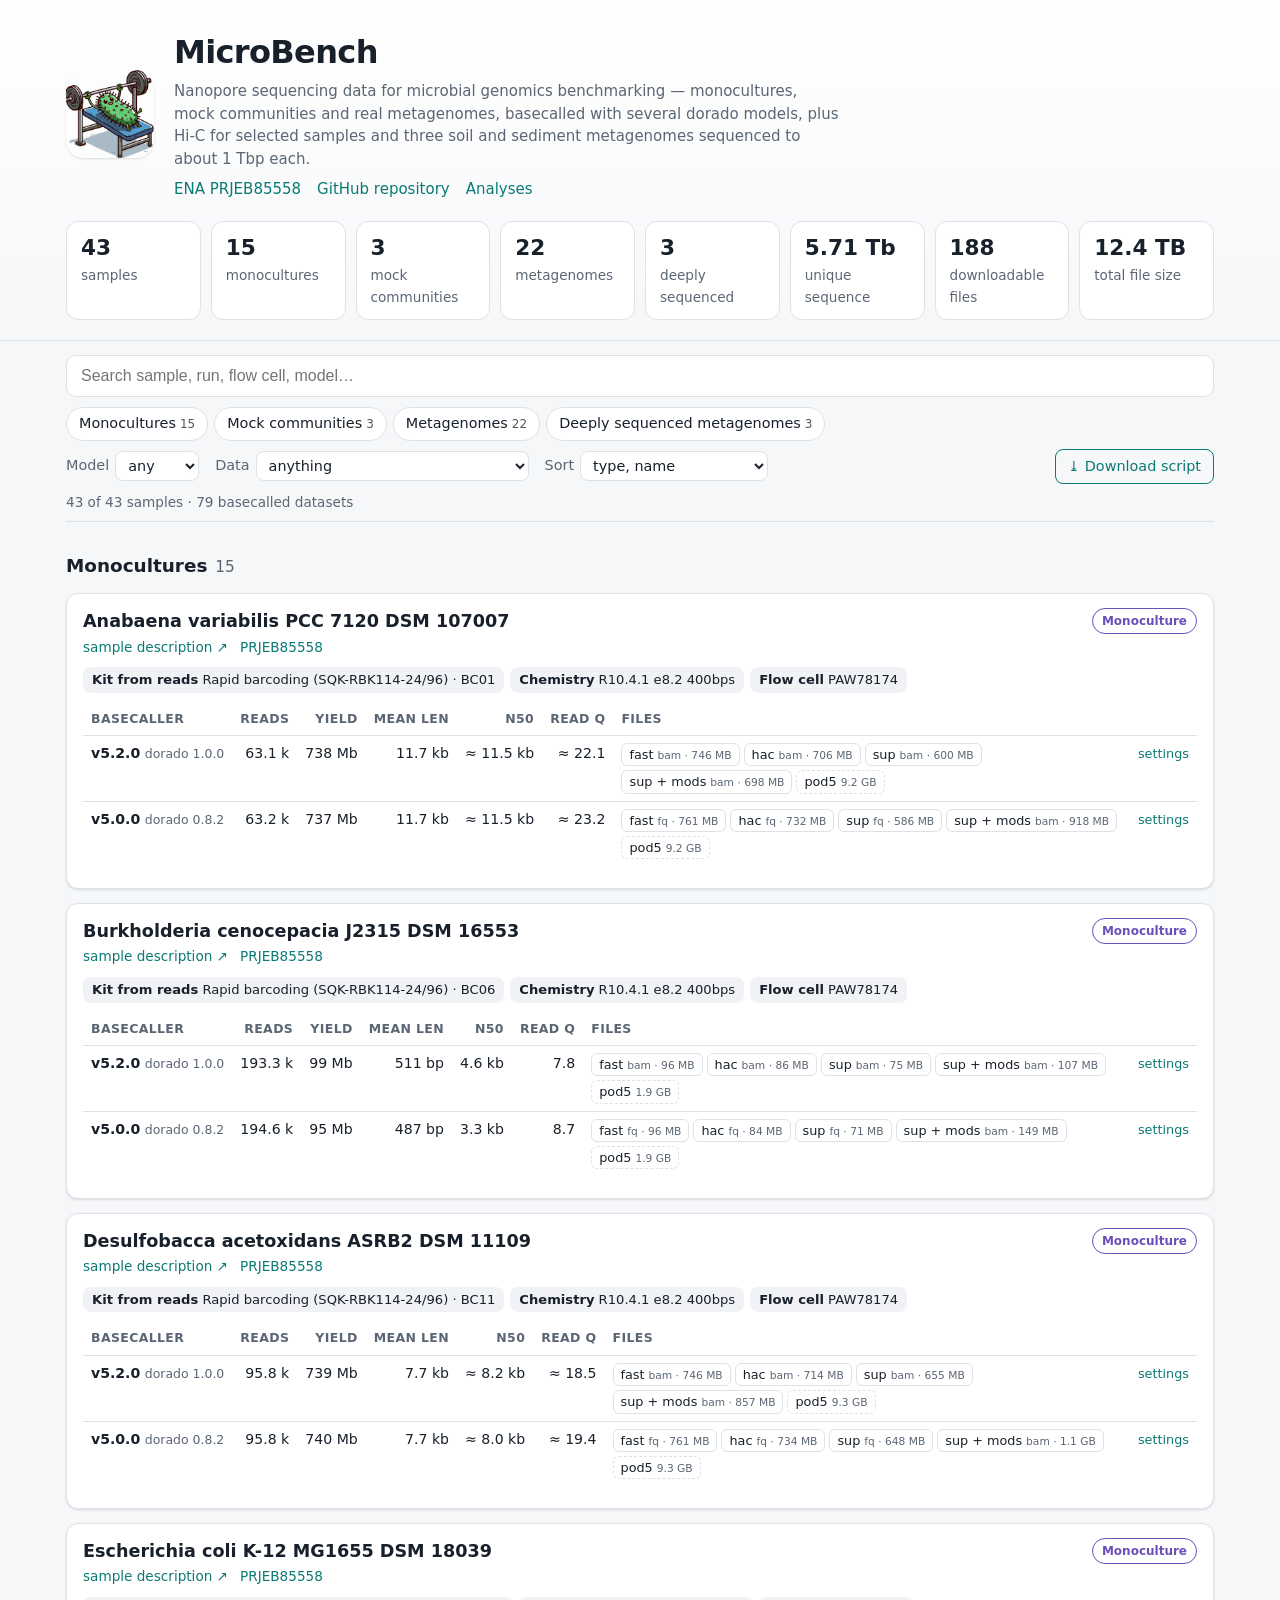
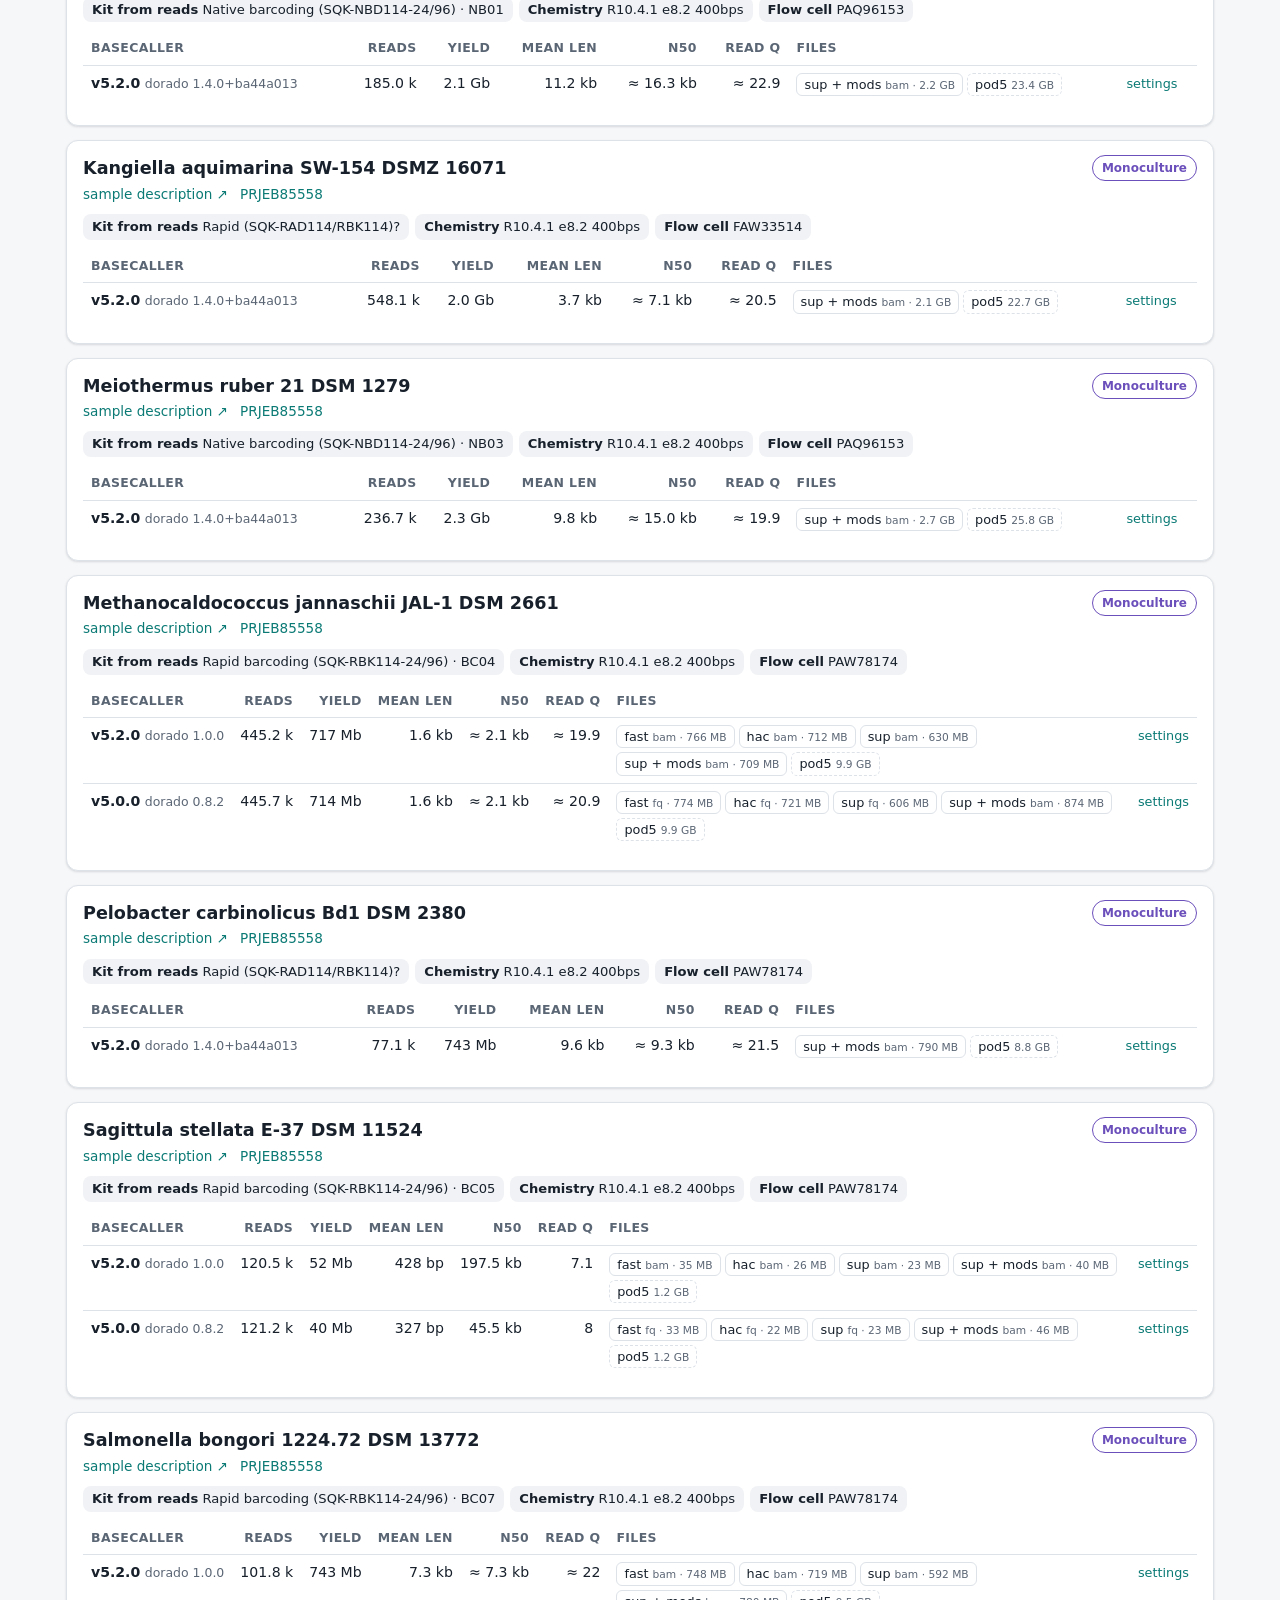
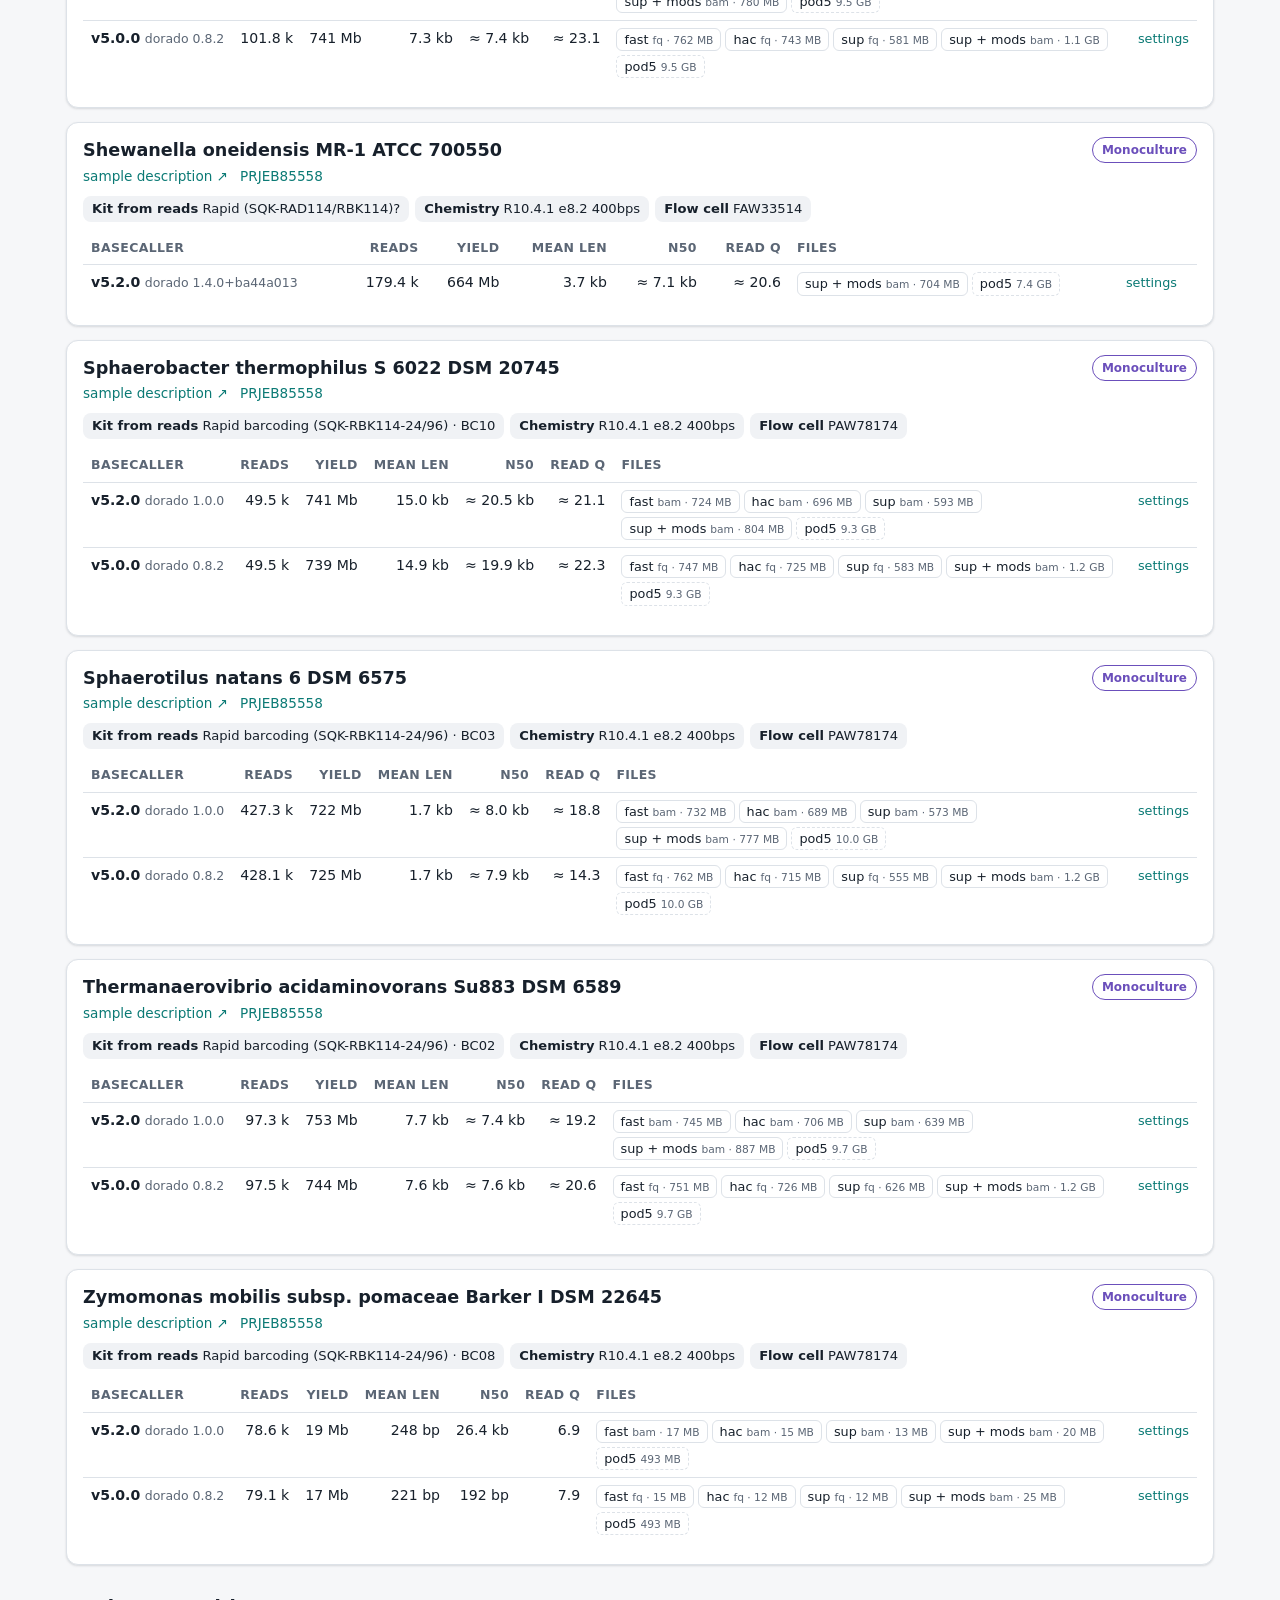
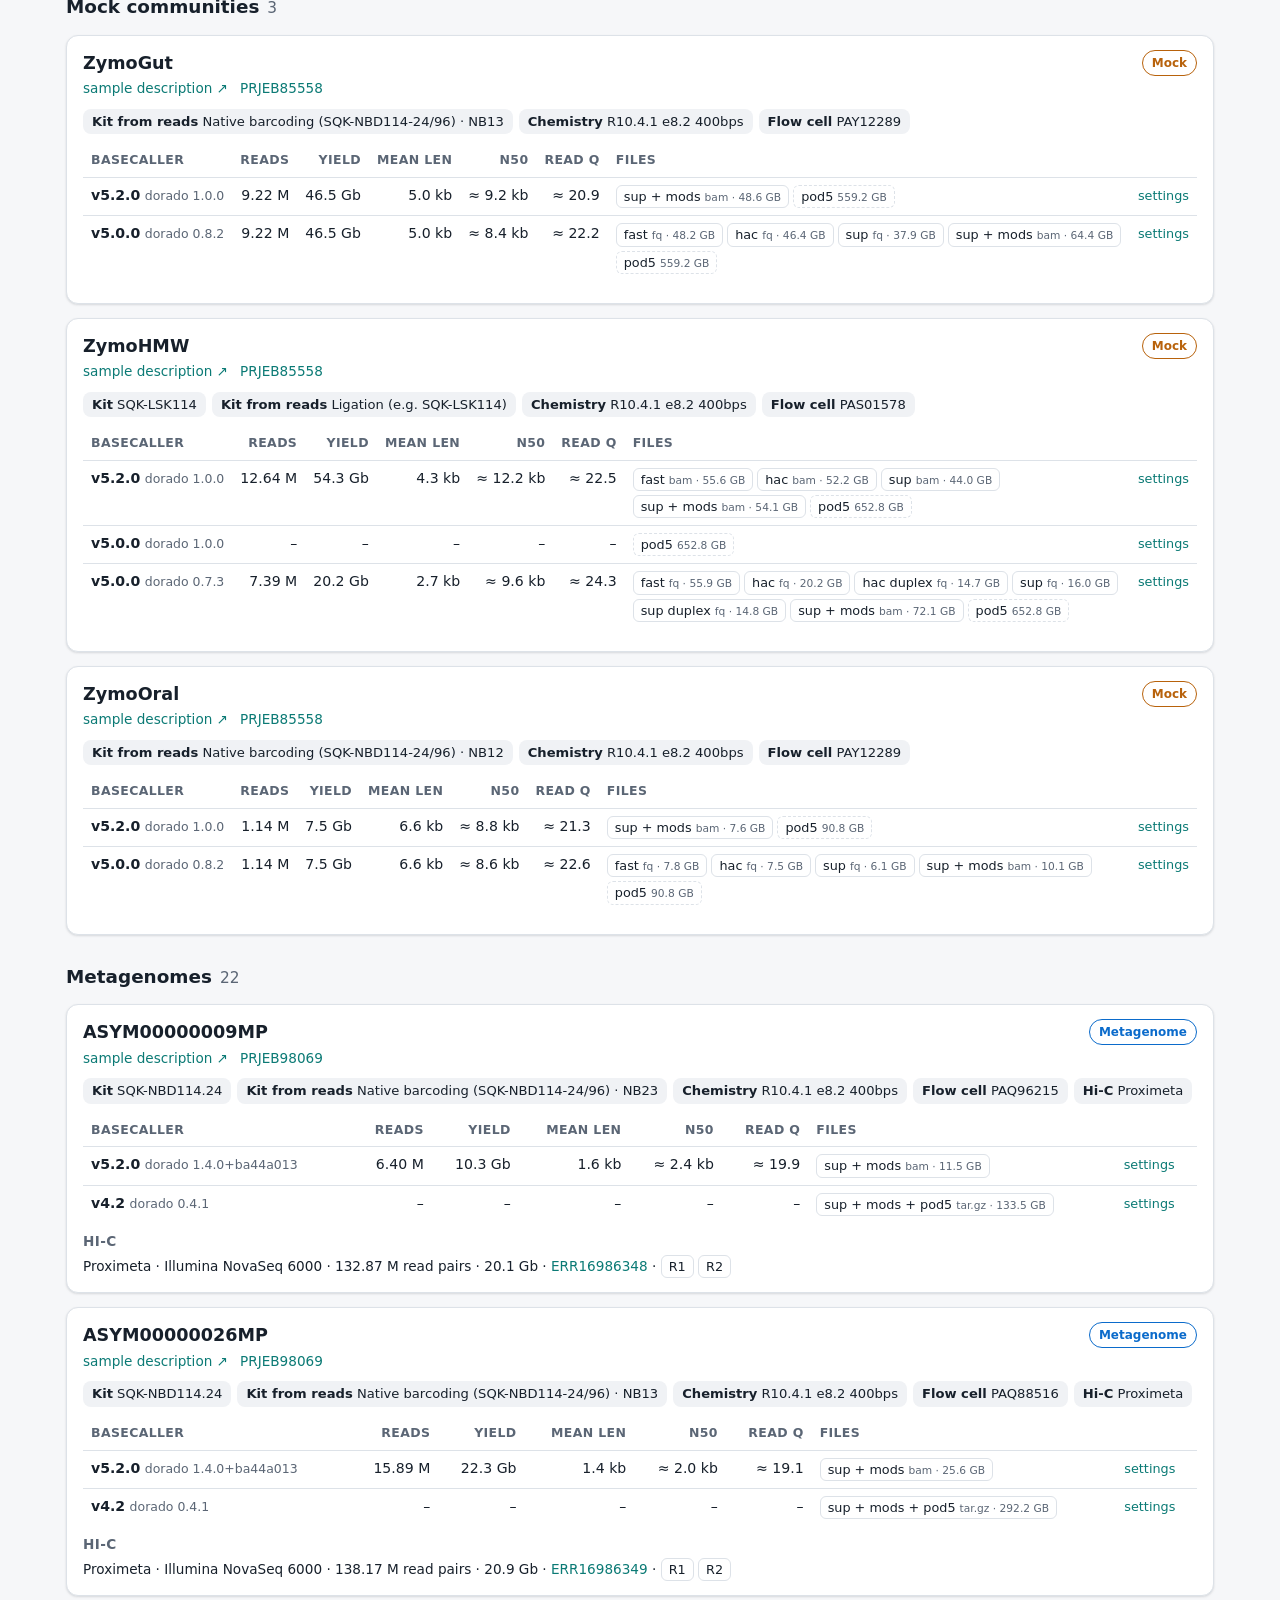
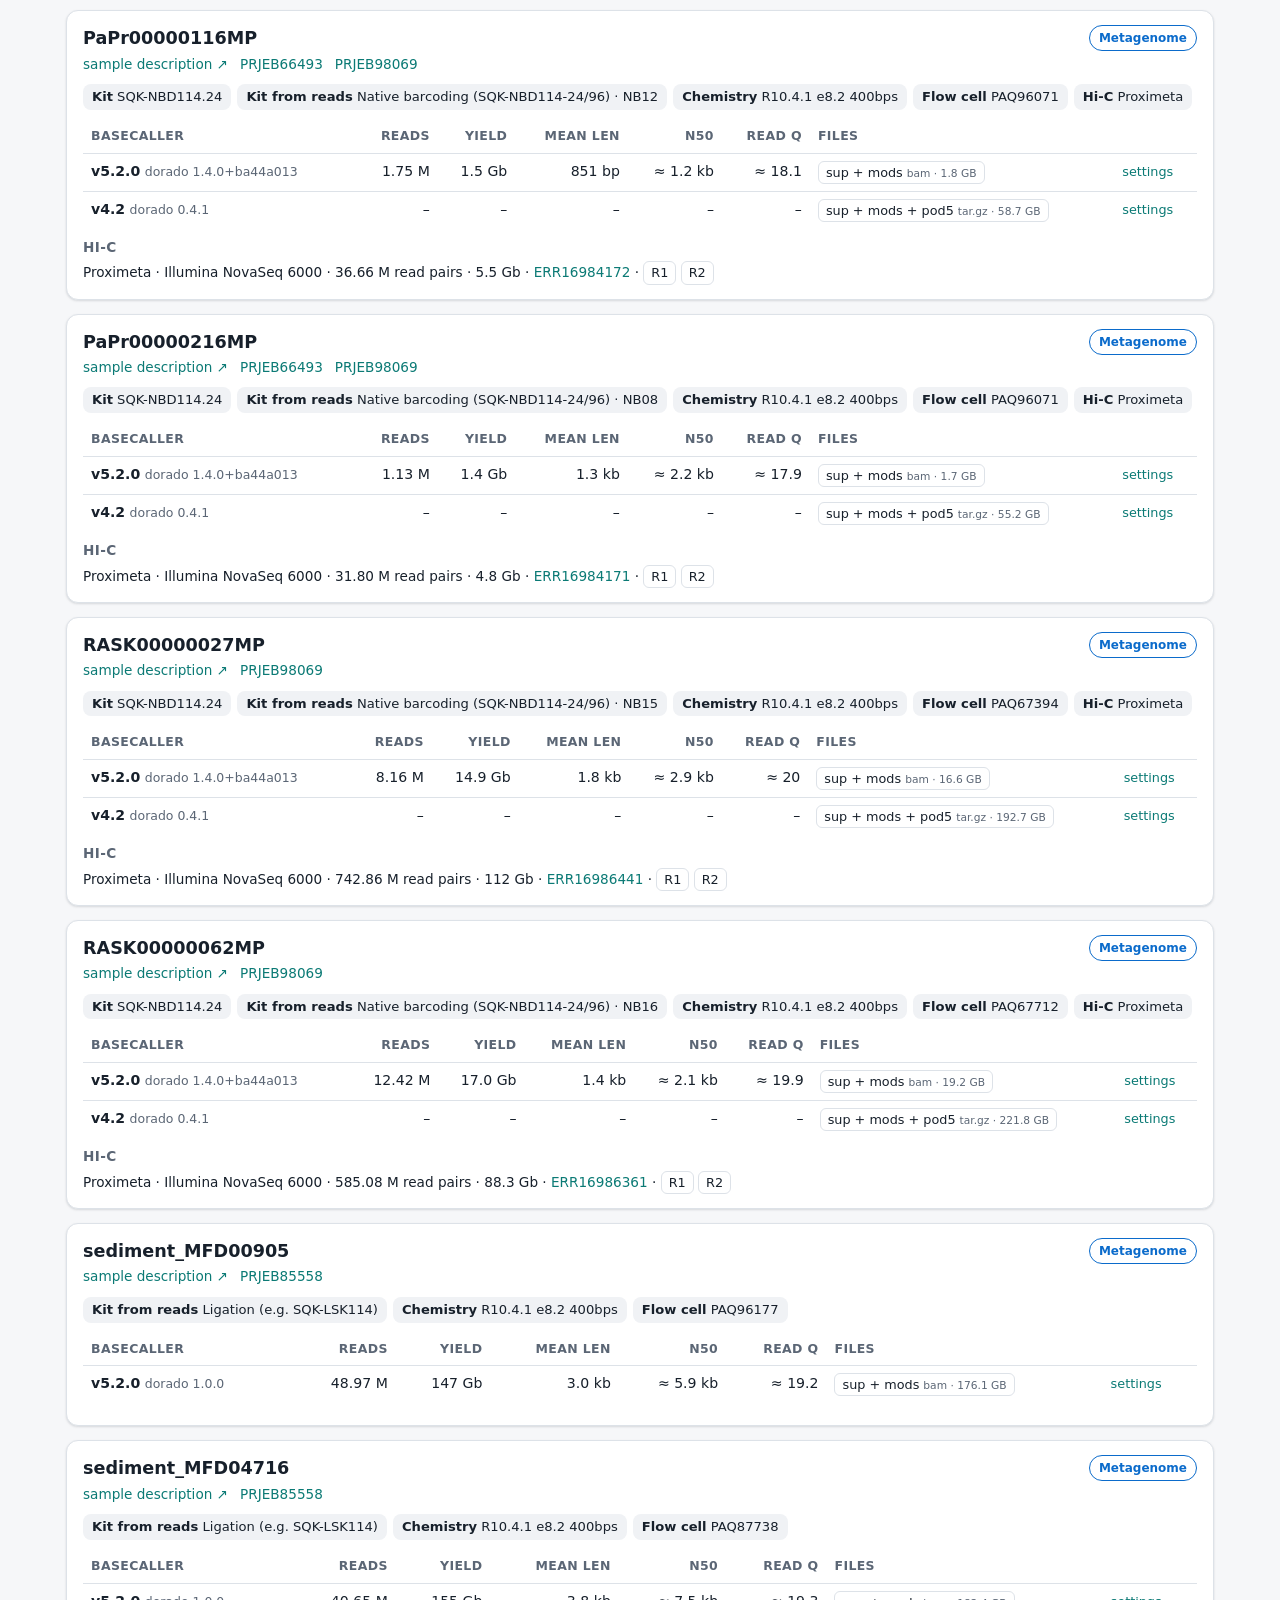
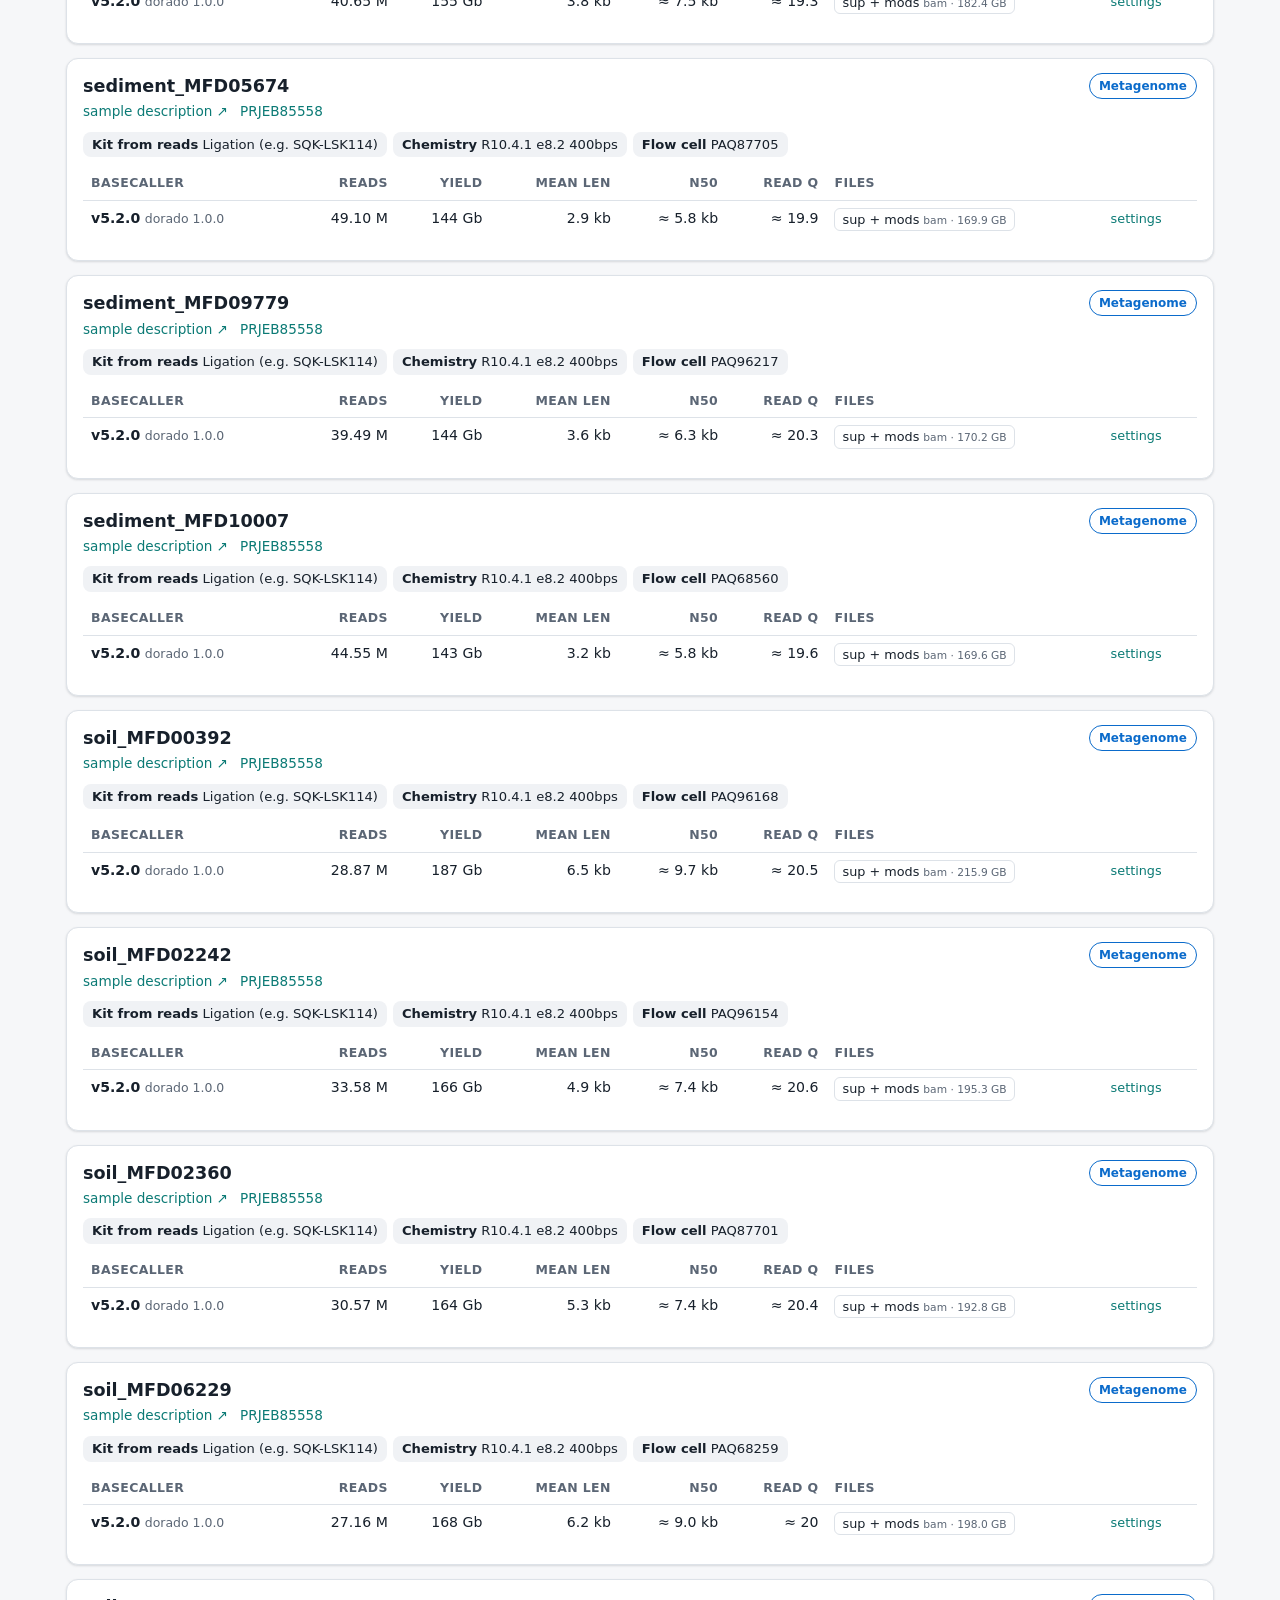
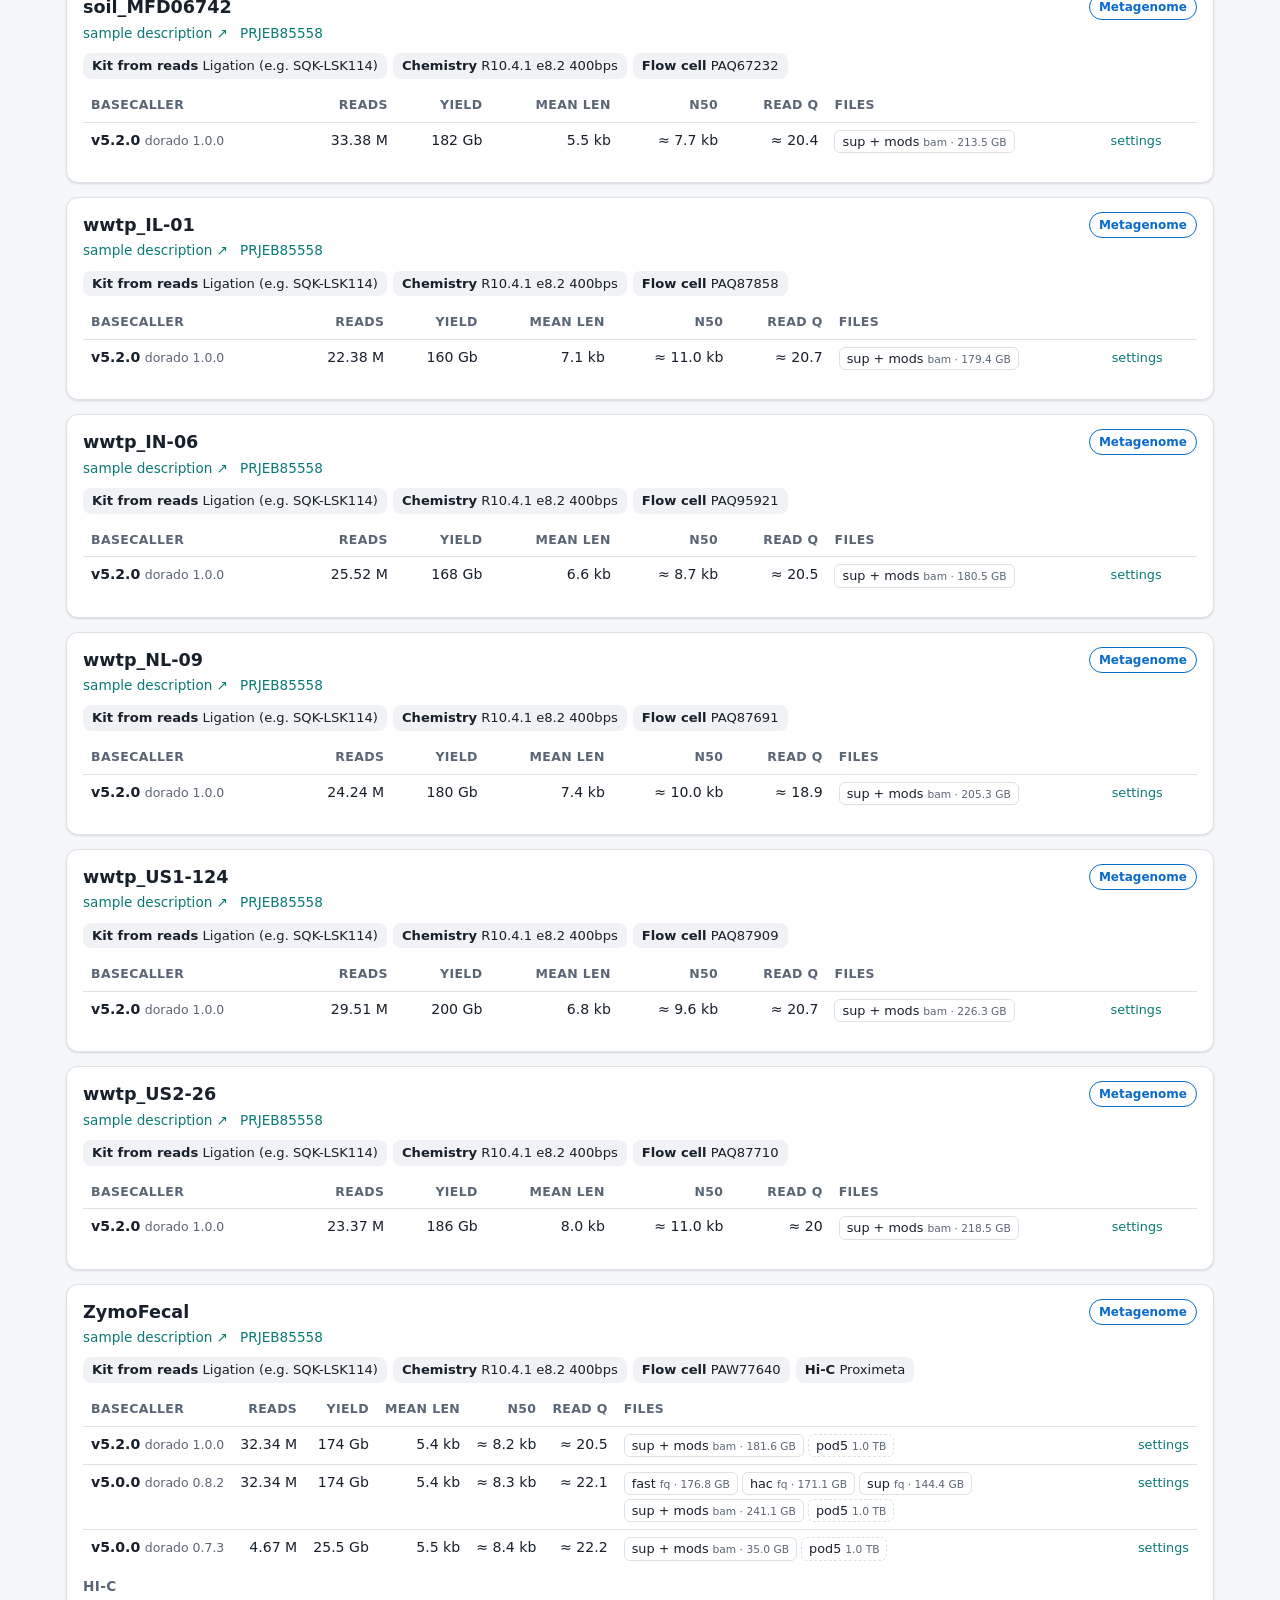
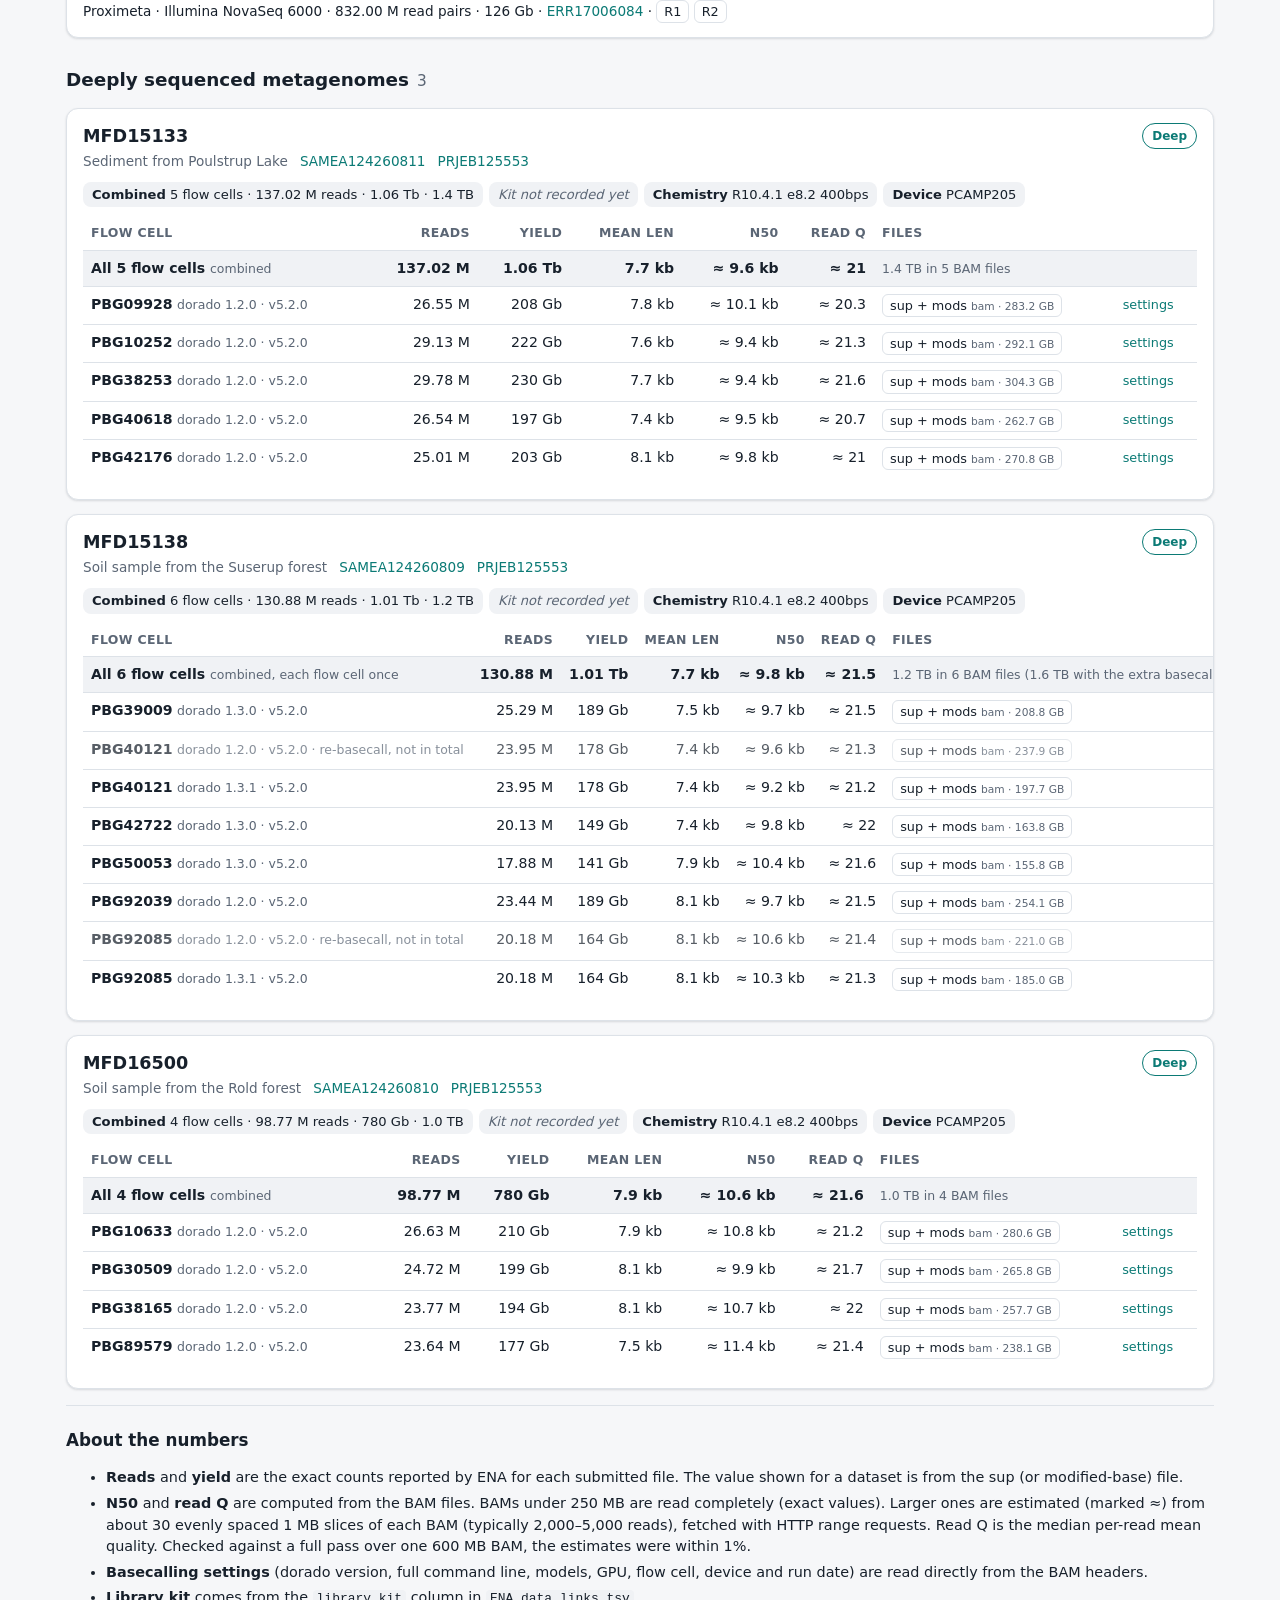
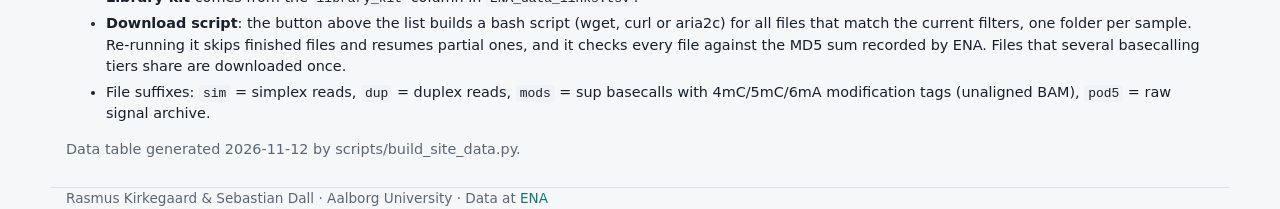
<file: docs/index.html>
<!doctype html>
<html lang="en">
<head>
<meta charset="utf-8">
<meta name="viewport" content="width=device-width, initial-scale=1">
<title>MicroBench – nanopore benchmark datasets</title>
<meta name="description" content="Browse MicroBench: Oxford Nanopore monoculture, mock community and metagenome datasets for microbial genomics benchmarking, with basecalling settings, read counts and N50 for every dataset.">
<link rel="icon" href="microbench.jpg">
<link rel="stylesheet" href="style.css">
</head>
<body>
<header class="hero">
  <div class="wrap hero-inner">
    <img src="microbench.jpg" alt="" class="logo" width="88" height="88">
    <div>
      <h1>MicroBench</h1>
      <p class="lede">Nanopore sequencing data for microbial genomics benchmarking — monocultures, mock communities and real metagenomes, basecalled with several dorado models, plus Hi-C for selected samples and three soil and sediment metagenomes sequenced to about 1 Tbp each.</p>
      <p class="links">
        <a href="https://www.ebi.ac.uk/ena/browser/view/PRJEB85558">ENA PRJEB85558</a>
        <a href="https://github.com/Kirk3gaard/MicroBench">GitHub repository</a>
        <a href="analyses/">Analyses</a>
      </p>
    </div>
  </div>
  <div class="wrap stats" id="stats" aria-live="polite"></div>
</header>

<main class="wrap">
  <section class="controls" aria-label="Filters">
    <input id="q" type="search" placeholder="Search sample, run, flow cell, model…" autocomplete="off">
    <div class="chips" id="typeChips" role="group" aria-label="Sample type"></div>
    <div class="row">
      <label>Model <select id="model"><option value="">any</option></select></label>
      <label>Data <select id="has">
        <option value="">anything</option>
        <option value="fast">fast basecalls</option>
        <option value="hac">hac basecalls</option>
        <option value="sup">sup basecalls</option>
        <option value="dup">duplex</option>
        <option value="mods">modified bases (4mC/5mC/6mA)</option>
        <option value="pod5">raw POD5</option>
        <option value="hic">Hi-C</option>
      </select></label>
      <label>Sort <select id="sort">
        <option value="type">type, name</option>
        <option value="name">name</option>
        <option value="bases">yield (high→low)</option>
        <option value="n50">read N50 (high→low)</option>
      </select></label>
      <div class="dlgroup">
        <details class="dlmenu" id="dlmenu">
          <summary class="btn" title="Get a shell script that downloads every file matching the filters">⤓ Download script</summary>
          <div class="dlpanel" role="dialog" aria-label="Download script">
            <p class="dlsum" id="dlSum"></p>
            <div class="dlrow" role="group" aria-label="Download tool">
              <label><input type="radio" name="dltool" value="wget" checked> wget</label>
              <label><input type="radio" name="dltool" value="curl"> curl</label>
              <label><input type="radio" name="dltool" value="aria2c"> aria2c <small>(parallel)</small></label>
            </div>
            <label class="dlrow"><input type="checkbox" id="dlMd5" checked> check MD5 sums from ENA after download</label>
            <div class="dlrow">
              <button class="btn solid" type="button" id="dlCopy">Copy script</button>
              <button class="btn" type="button" id="dlSave">Save .sh</button>
              <button class="btn" type="button" id="dl" title="Plain list of URLs">URL list</button>
            </div>
            <pre class="dlpreview" id="dlPreview"></pre>
          </div>
        </details>
      </div>
    </div>
    <p class="count" id="count"></p>
  </section>

  <section id="list" class="list"></section>

  <section class="notes" id="about">
    <h2>About the numbers</h2>
    <ul>
      <li><b>Reads</b> and <b>yield</b> are the exact counts reported by ENA for each submitted file. The value shown for a dataset is from the sup (or modified-base) file.</li>
      <li><b>N50</b> and <b>read Q</b> are computed from the BAM files. BAMs under 250&nbsp;MB are read completely (exact values). Larger ones are estimated (marked ≈) from about <span id="nchunks">30</span> evenly spaced 1&nbsp;MB slices of each BAM (typically 2,000–5,000 reads), fetched with HTTP range requests. Read Q is the median per-read mean quality. Checked against a full pass over one 600&nbsp;MB BAM, the estimates were within 1%.</li>
      <li><b>Basecalling settings</b> (dorado version, full command line, models, GPU, flow cell, device and run date) are read directly from the BAM headers.</li>
      <li><b>Library kit</b> comes from the <code>library_kit</code> column in <code>ENA_data_links.tsv</code>.</li>
      <li><b>Download script</b>: the button above the list builds a bash script (wget, curl or aria2c) for all files that match the current filters, one folder per sample. Re-running it skips finished files and resumes partial ones, and it checks every file against the MD5 sum recorded by ENA. Files that several basecalling tiers share are downloaded once.</li>
      <li>File suffixes: <code>sim</code> = simplex reads, <code>dup</code> = duplex reads, <code>mods</code> = sup basecalls with 4mC/5mC/6mA modification tags (unaligned BAM), <code>pod5</code> = raw signal archive.</li>
    </ul>
    <p class="muted" id="generated"></p>
  </section>
</main>

<footer class="wrap muted">
  Rasmus Kirkegaard &amp; Sebastian Dall · Aalborg University · Data at <a href="https://www.ebi.ac.uk/ena/browser/view/PRJEB85558">ENA</a>
</footer>

<template id="cardTpl">
  <article class="card">
    <header class="card-head">
      <div>
        <h3 class="name"></h3>
        <div class="meta"></div>
      </div>
      <span class="badge"></span>
    </header>
    <div class="facts"></div>
    <div class="table-wrap"><table class="ds">
      <thead><tr>
        <th>Basecaller</th><th class="num">Reads</th><th class="num">Yield</th>
        <th class="num">Mean len</th><th class="num">N50</th><th class="num">Read Q</th><th>Files</th><th></th>
      </tr></thead>
      <tbody></tbody>
    </table></div>
    <div class="hic"></div>
  </article>
</template>

<script src="app.js"></script>
</body>
</html>
</file>
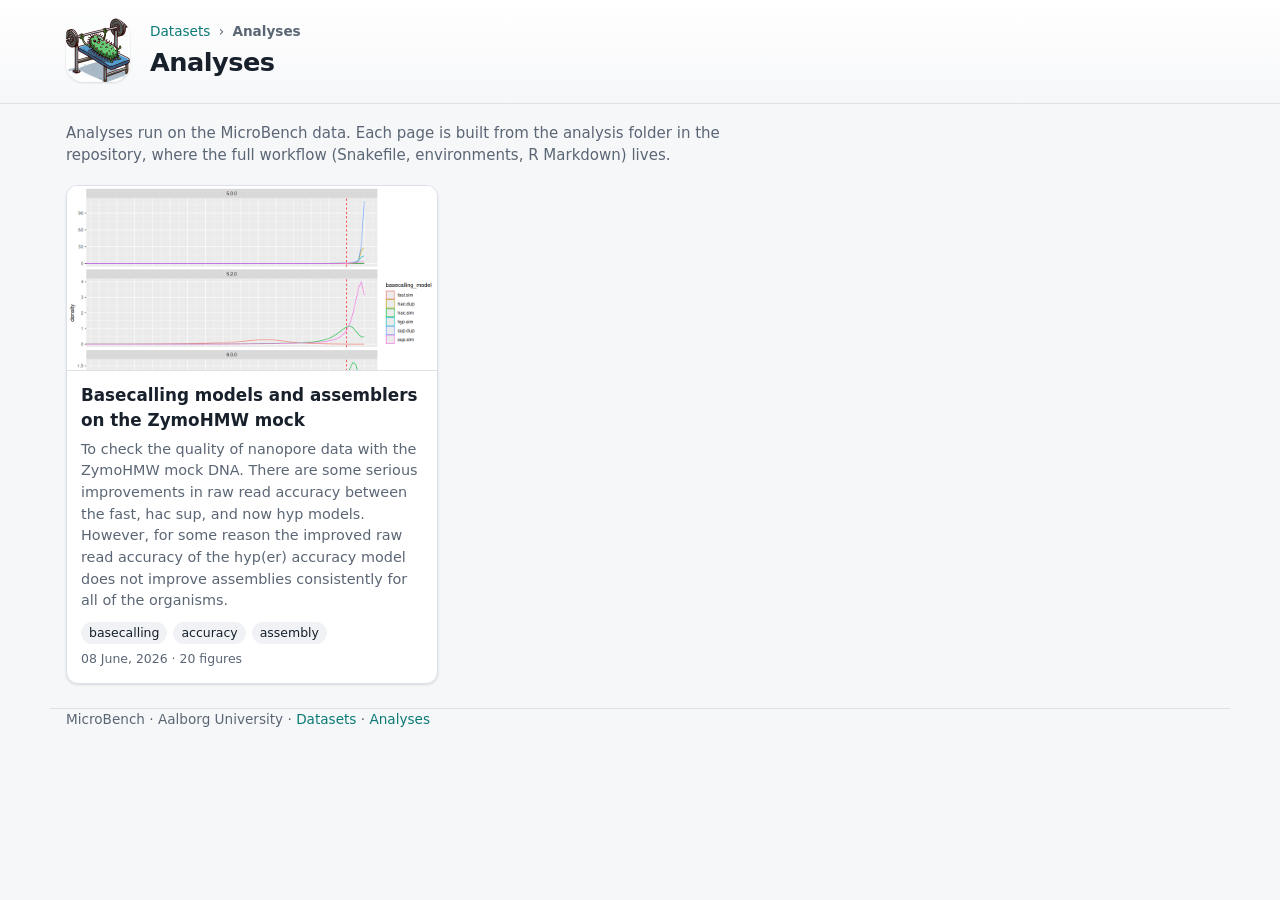
<file: docs/analyses/index.html>
<!doctype html>
<html lang="en">
<head>
<meta charset="utf-8">
<meta name="viewport" content="width=device-width, initial-scale=1">
<title>Analyses – MicroBench</title>
<meta name="description" content="Analyses of the MicroBench nanopore benchmark data.">
<link rel="icon" href="../microbench.jpg">
<link rel="stylesheet" href="../style.css">
<link rel="stylesheet" href="../analyses.css">
</head>
<body>
<header class="hero slim">
  <div class="wrap hero-inner">
    <a href=".././"><img src="../microbench.jpg" alt="MicroBench home" class="logo" width="64" height="64"></a>
    <div>
      <nav class="crumbs"><a href=".././">Datasets</a> <span>›</span> <b>Analyses</b></nav>
      <h1>Analyses</h1>
      
    </div>
  </div>
</header>
<main class="wrap">
<p class="lede-in">Analyses run on the MicroBench data. Each page is built from the analysis folder in the repository, where the full workflow (Snakefile, environments, R Markdown) lives.</p>
<div class="agrid"><a class="acard" href="zymohmw.html">
  <div class="thumb"><img src="zymohmw/unnamed-chunk-1-1.png" alt="" loading="lazy"></div>
  <div class="abody"><h2>Basecalling models and assemblers on the ZymoHMW mock</h2><p>To check the quality of nanopore data with the ZymoHMW mock DNA. There are some serious improvements in raw read accuracy between the fast, hac sup, and now hyp models. However, for some reason the improved raw read accuracy of the hyp(er) accuracy model does not improve assemblies consistently for all of the organisms.</p>
  <div class="ameta"><span class="tag">basecalling</span><span class="tag">accuracy</span><span class="tag">assembly</span><span class="muted">08 June, 2026 · 20 figures</span></div></div></a></div>
</main>
<footer class="wrap muted">MicroBench · Aalborg University · <a href=".././">Datasets</a> · <a href="../analyses/">Analyses</a></footer>
<div class="lightbox" id="lb" hidden><button type="button" aria-label="Close">×</button><img alt=""><p></p></div>
<script>
const lb = document.getElementById("lb");
document.addEventListener("click", (e) => {
  const a = e.target.closest("a.zoom");
  if (a) { e.preventDefault(); lb.querySelector("img").src = a.href; lb.querySelector("p").textContent = a.dataset.cap; lb.hidden = false; return; }
  if (!lb.hidden && (e.target === lb || e.target.closest("#lb button"))) lb.hidden = true;
});
document.addEventListener("keydown", (e) => { if (e.key === "Escape") lb.hidden = true; });
const tw = document.getElementById("tocwrap");
if (tw && window.matchMedia("(min-width: 861px)").matches) tw.open = true;
const links = [...document.querySelectorAll(".toc a")];
if (links.length && "IntersectionObserver" in window) {
  const io = new IntersectionObserver((es) => es.forEach((en) => {
    if (en.isIntersecting) links.forEach((l) => l.classList.toggle("on", l.getAttribute("href") === "#" + en.target.id));
  }), { rootMargin: "0px 0px -70% 0px" });
  document.querySelectorAll("article h2[id], article h3[id]").forEach((h) => io.observe(h));
}
</script>
</body>
</html>
</file>
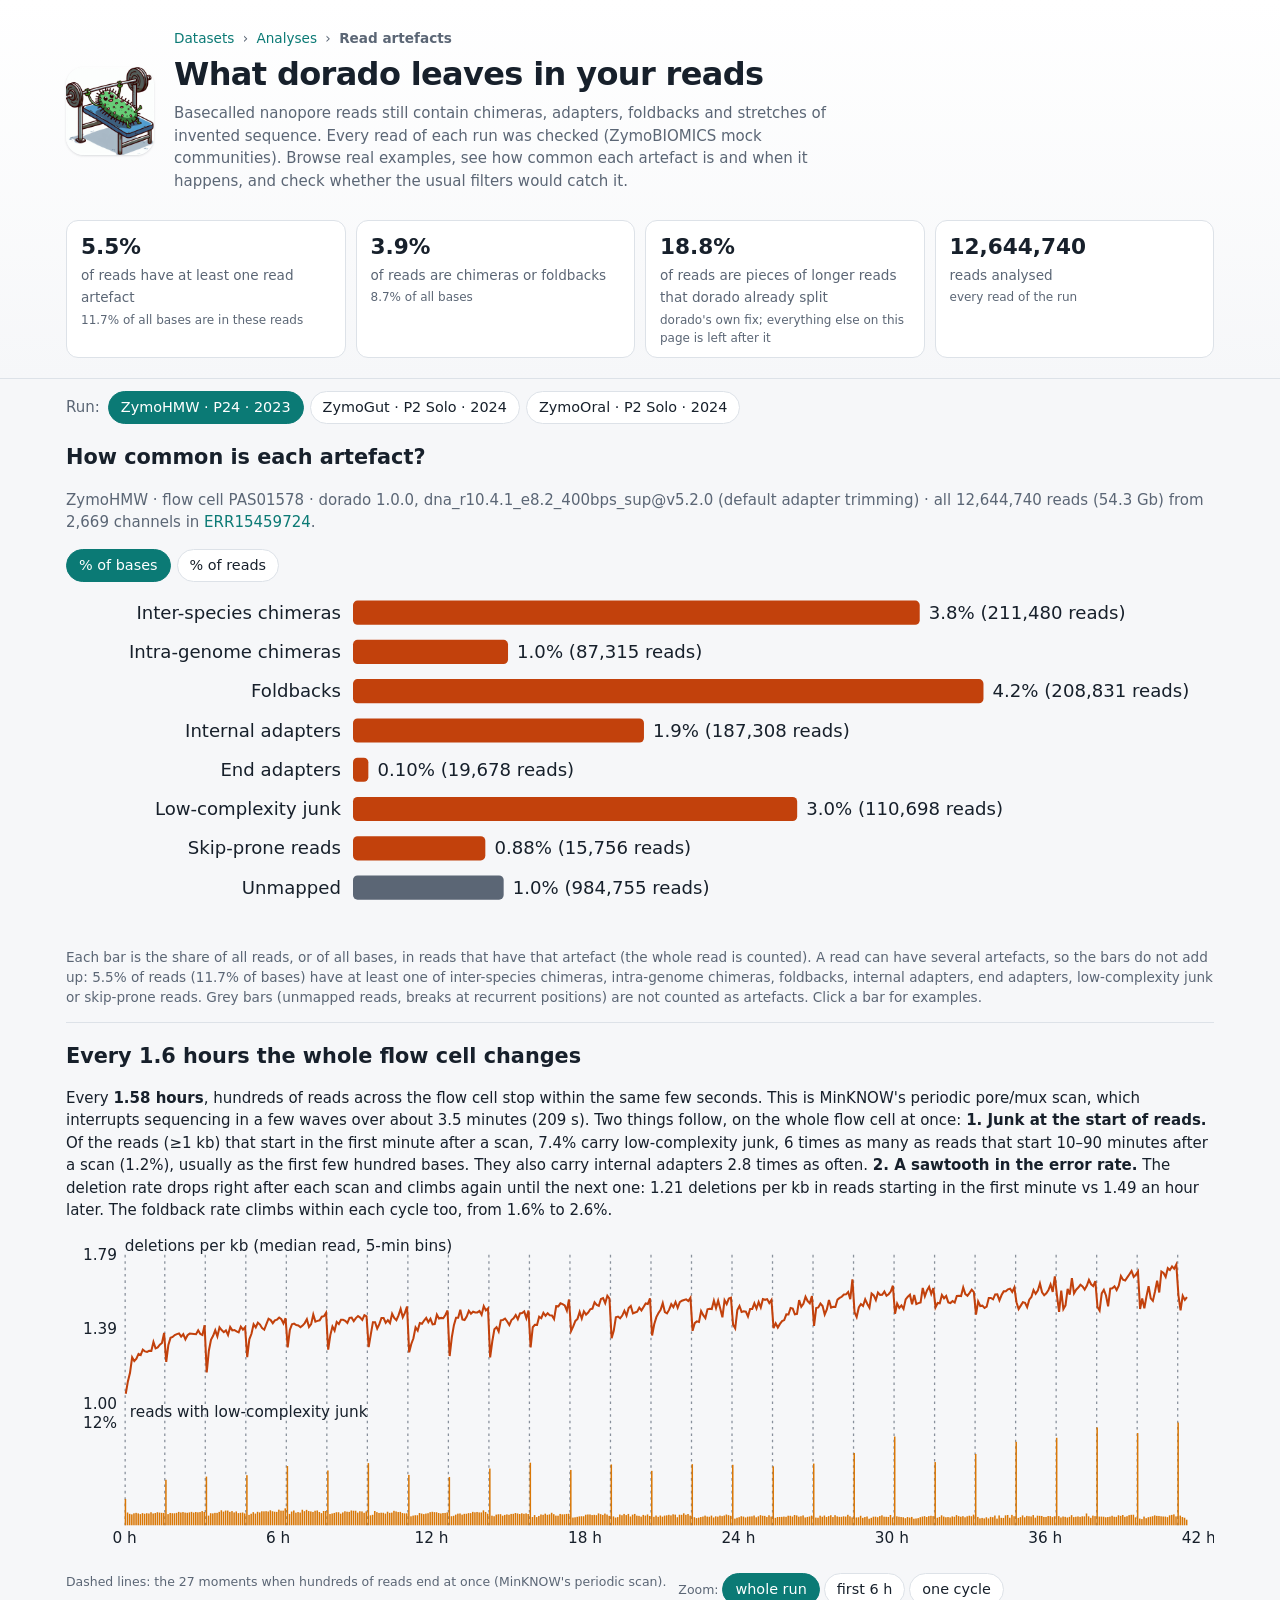
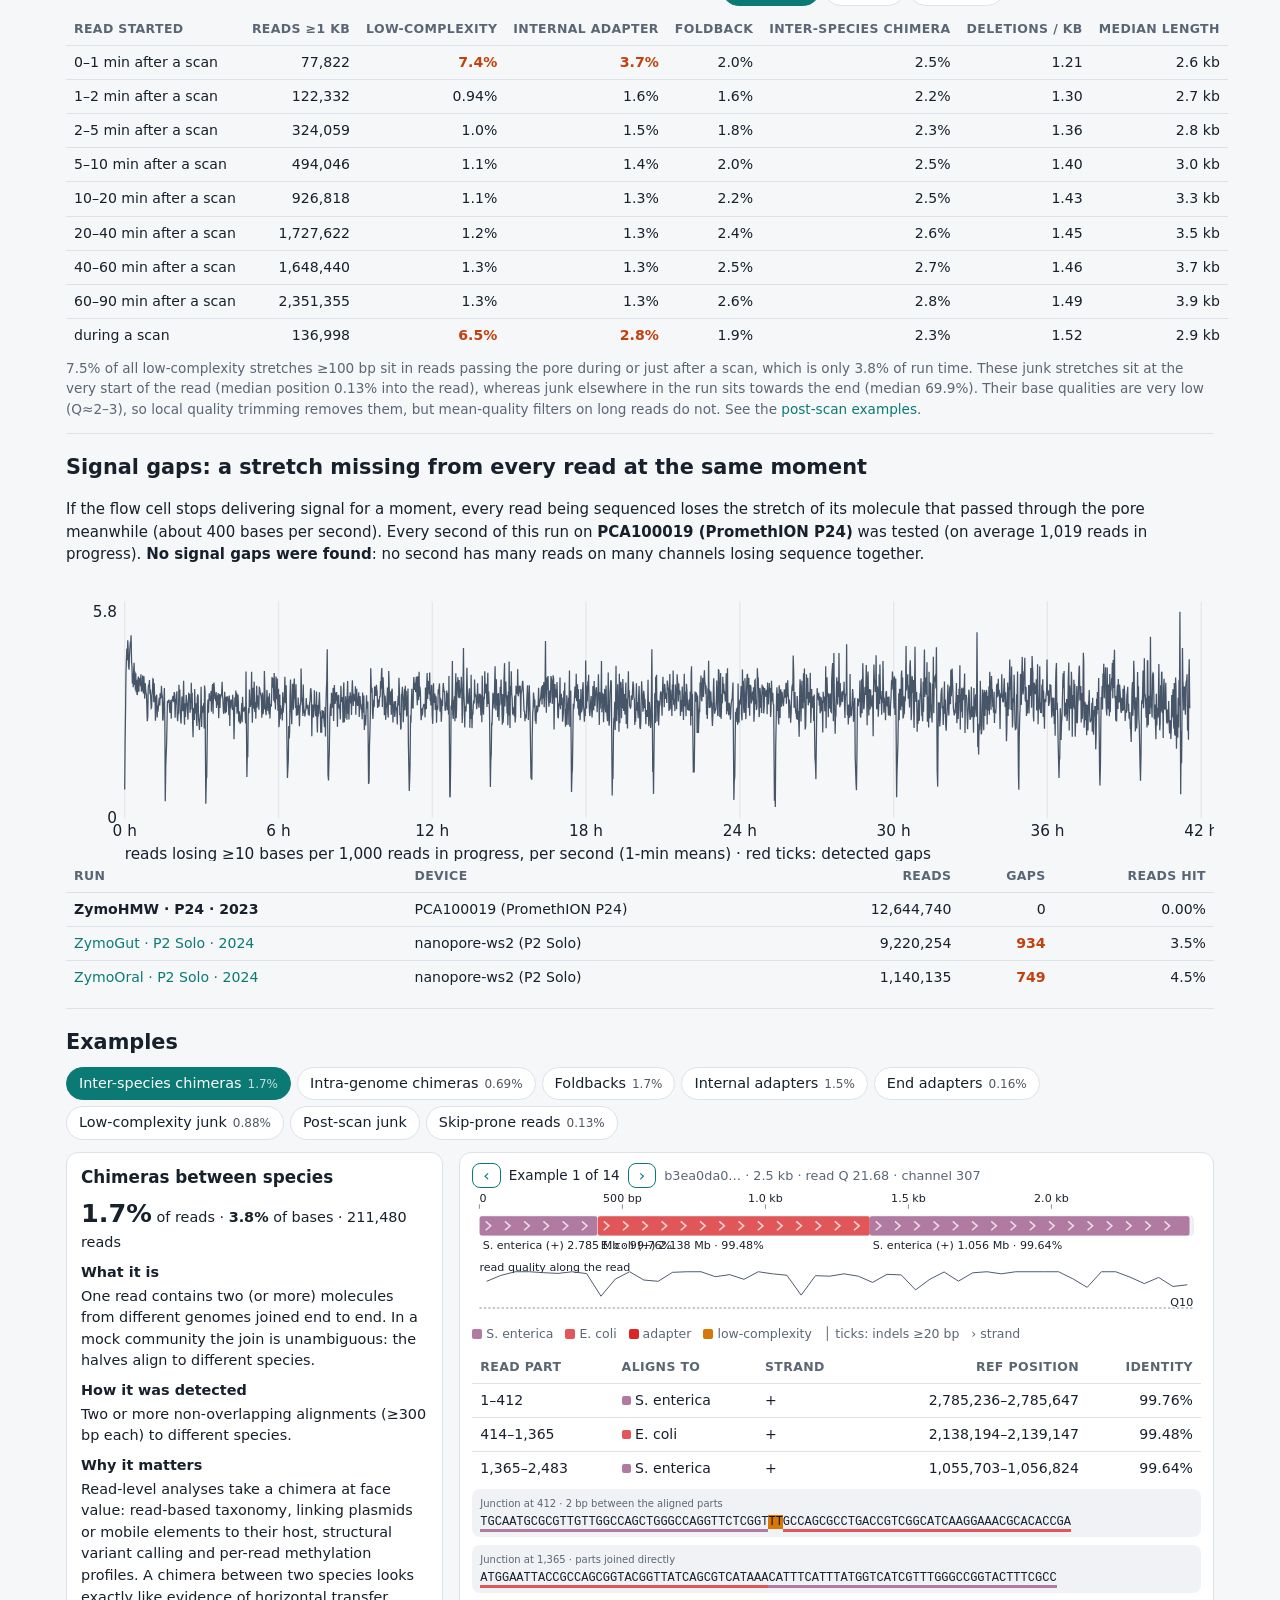
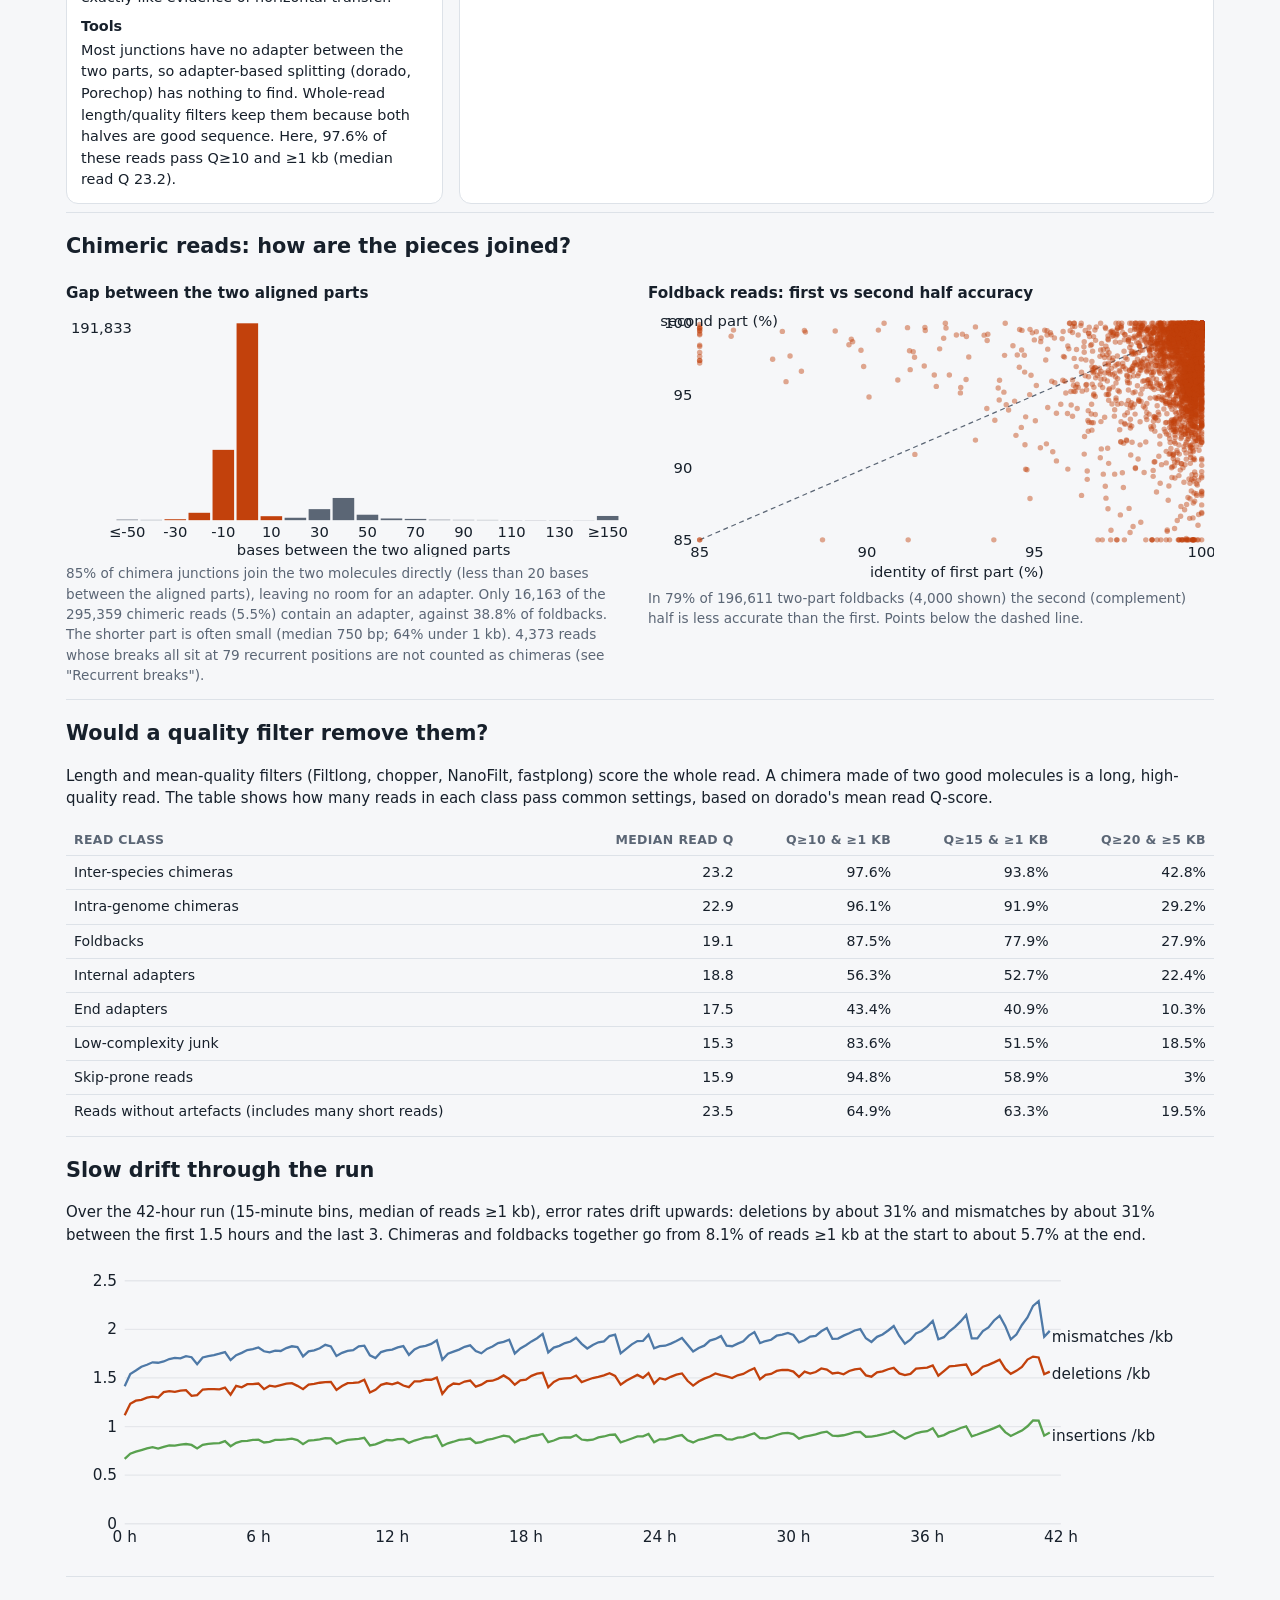
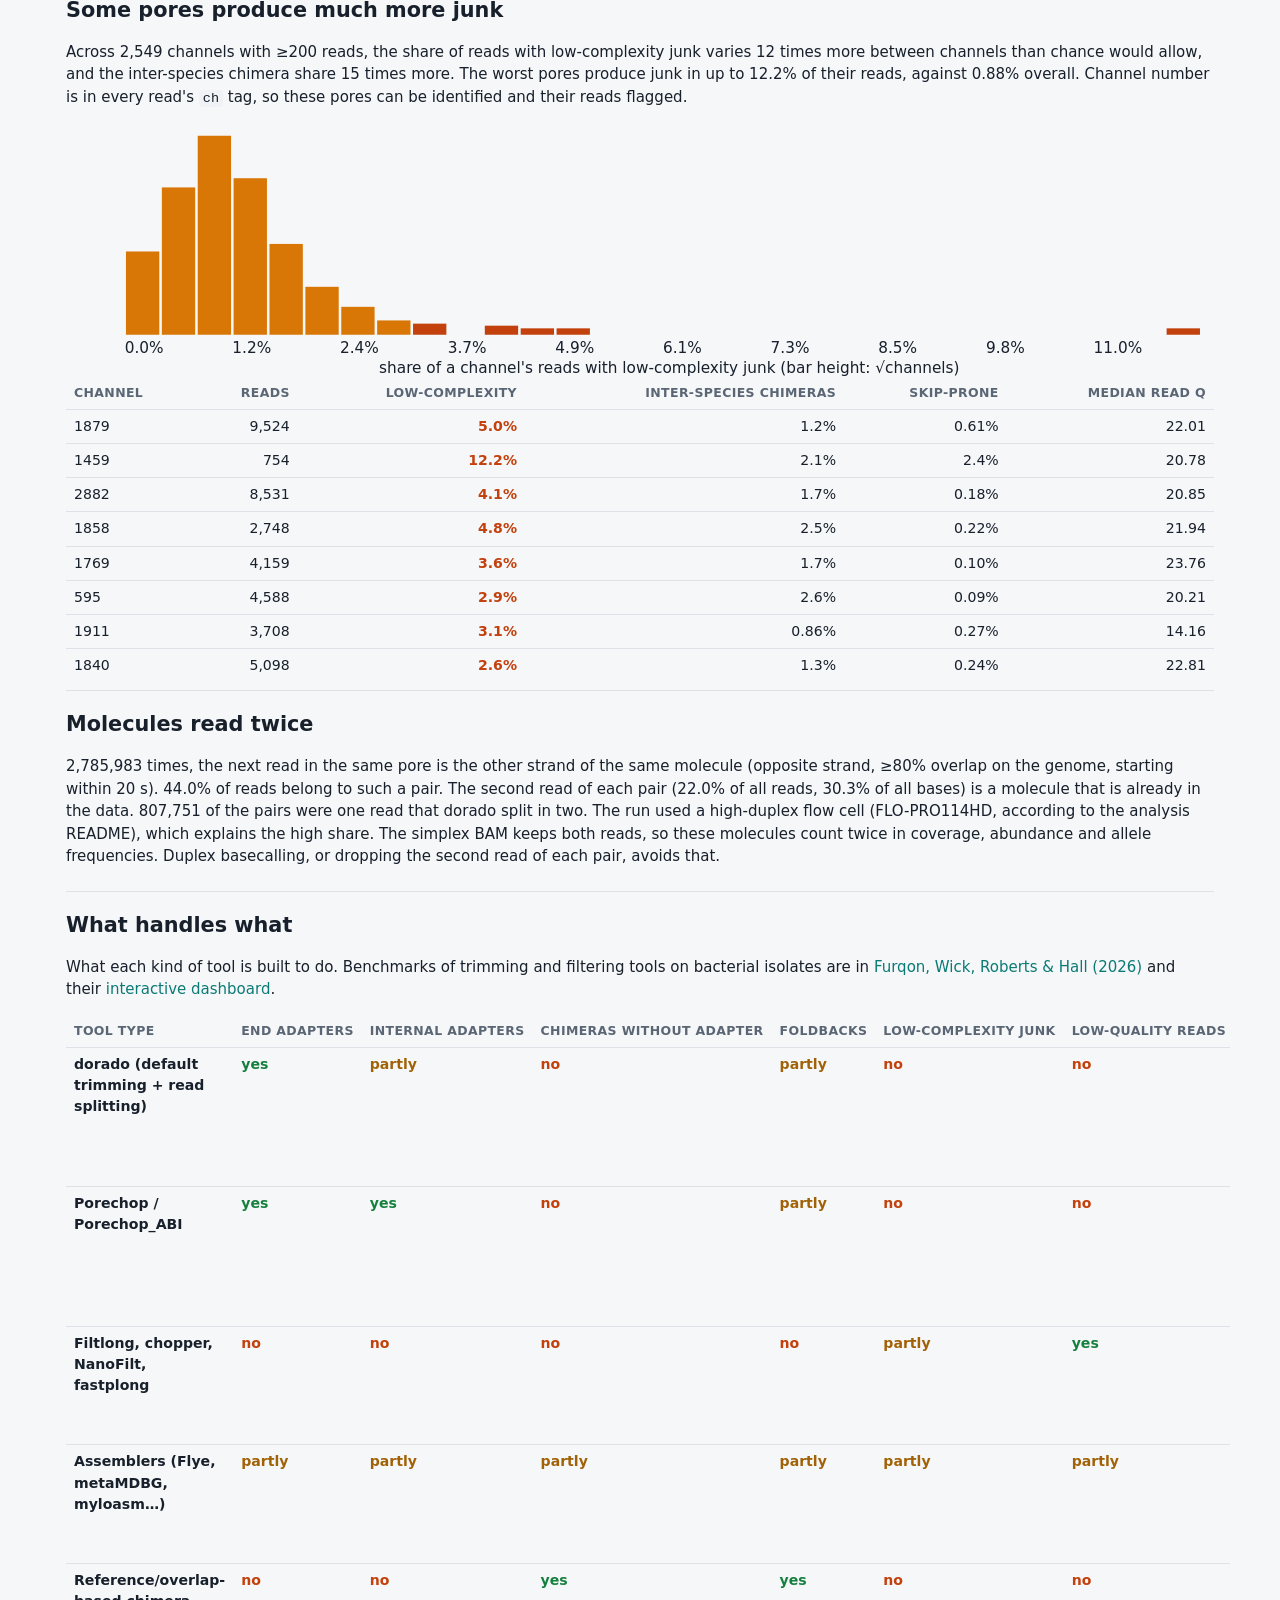
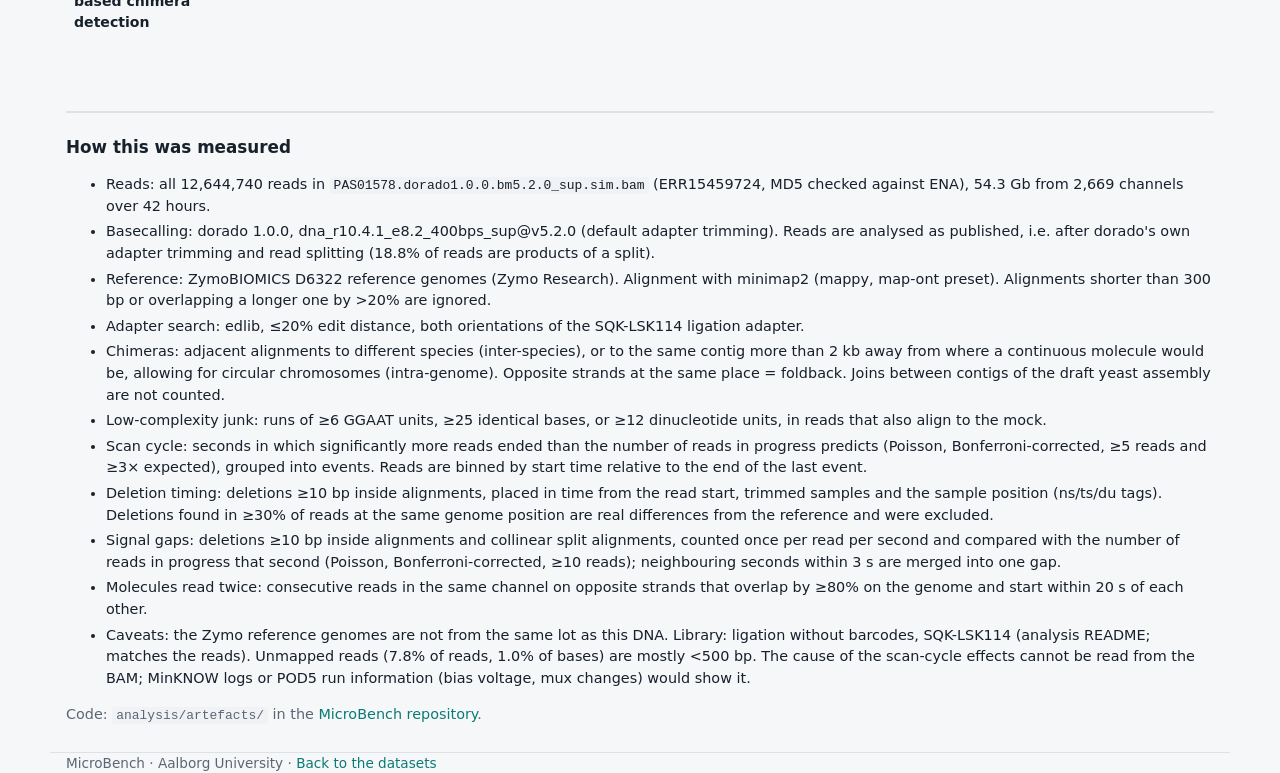
<file: docs/artefacts.html>
<!doctype html>
<html lang="en">
<head>
<meta charset="utf-8">
<meta name="viewport" content="width=device-width, initial-scale=1">
<title>MicroBench – read artefacts</title>
<meta name="description" content="Interactive examples of artefacts that remain in dorado-basecalled Oxford Nanopore reads: chimeras, foldback reads, untrimmed adapters, low-complexity junk, skip-prone reads and run-time error drift, measured on the ZymoBIOMICS HMW mock.">
<link rel="icon" href="microbench.jpg">
<link rel="stylesheet" href="style.css">
<link rel="stylesheet" href="artefacts.css">
</head>
<body>
<header class="hero">
  <div class="wrap hero-inner">
    <a href="./"><img src="microbench.jpg" alt="MicroBench home" class="logo" width="88" height="88"></a>
    <div>
      <nav class="crumbs"><a href="./">Datasets</a> <span>›</span> <a href="analyses/">Analyses</a> <span>›</span> <b>Read artefacts</b></nav>
      <h1>What dorado leaves in your reads</h1>
      <p class="lede">Basecalled nanopore reads still contain chimeras, adapters, foldbacks and stretches of invented sequence. Every read of each run was checked (<span id="dsName">ZymoBIOMICS mock communities</span>). Browse real examples, see how common each artefact is and when it happens, and check whether the usual filters would catch it.</p>
    </div>
  </div>
  <div class="wrap stats" id="headline"></div>
</header>

<div class="wrap dsbar"><span class="muted">Run:</span> <span id="dsPicker" role="group" aria-label="Sequencing run"></span></div>
<main class="wrap">
  <section class="block" id="overview">
    <h2>How common is each artefact?</h2>
    <p class="muted" id="datasetLine"></p>
    <div class="toggle" role="group" aria-label="Unit">
      <button class="chip" data-unit="pct_bases" aria-pressed="true">% of bases</button>
      <button class="chip" data-unit="pct_reads" aria-pressed="false">% of reads</button>
    </div>
    <p class="alertline" id="barcodeNote" hidden></p>
    <div id="overviewChart" class="chart"></div>
    <p class="note" id="overviewNote"></p>
  </section>

  <section class="block" id="scans">
    <h2 id="scanTitle">Every 1.6 hours the whole flow cell changes</h2>
    <p id="scanIntro"></p>
    <div id="sawChart" class="chart"></div>
    <div class="legend" id="sawLegend"></div>
    <div class="table-wrap"><table class="plain" id="sinceTable"></table></div>
    <p class="note" id="scanNote"></p>
  </section>

  <section class="block" id="gaps">
    <h2>Signal gaps: a stretch missing from every read at the same moment</h2>
    <p id="gapIntro"></p>
    <div id="gapTimeChart" class="chart"></div>
    <div class="table-wrap"><table class="plain" id="gapRuns"></table></div>
    <h3>Largest gaps in this run</h3>
    <div class="table-wrap"><table class="plain" id="gapTable"></table></div>
    <p class="note" id="gapNote2"></p>
  </section>

  <section class="block" id="gallery">
    <h2>Examples</h2>
    <div class="tabs" id="tabs" role="tablist"></div>
    <div class="catpanel">
      <div class="catinfo" id="catInfo"></div>
      <div class="viewer">
        <div class="viewer-bar">
          <button class="btn small" id="prev" type="button" aria-label="Previous example">‹</button>
          <span id="exCount"></span>
          <button class="btn small" id="next" type="button" aria-label="Next example">›</button>
          <span class="exmeta" id="exMeta"></span>
        </div>
        <div id="readSvg" class="readsvg"></div>
        <div class="legend" id="legend"></div>
        <div id="exDetails"></div>
      </div>
    </div>
  </section>

  <section class="block" id="chimeras">
    <h2>Chimeric reads: how are the pieces joined?</h2>
    <div class="twocol">
      <div>
        <h3>Gap between the two aligned parts</h3>
        <div id="gapChart" class="chart"></div>
        <p class="note" id="gapNote"></p>
      </div>
      <div>
        <h3>Foldback reads: first vs second half accuracy</h3>
        <div id="foldChart" class="chart"></div>
        <p class="note" id="foldNote"></p>
      </div>
    </div>
  </section>

  <section class="block" id="filters">
    <h2>Would a quality filter remove them?</h2>
    <p>Length and mean-quality filters (Filtlong, chopper, NanoFilt, fastplong) score the whole read. A chimera made of two good molecules is a long, high-quality read. The table shows how many reads in each class pass common settings, based on dorado's mean read Q-score.</p>
    <div class="table-wrap"><table class="plain" id="filterTable"></table></div>
  </section>

  <section class="block" id="time">
    <h2>Slow drift through the run</h2>
    <p id="timeIntro"></p>
    <div id="timeChart" class="chart"></div>
  </section>

  <section class="block" id="channels">
    <h2>Some pores produce much more junk</h2>
    <p id="chanIntro"></p>
    <div id="chanChart" class="chart"></div>
    <div class="table-wrap"><table class="plain" id="chanTable"></table></div>
  </section>

  <section class="block" id="duplex">
    <h2>Molecules read twice</h2>
    <p id="duplexIntro"></p>
  </section>

  <section class="block" id="tools">
    <h2>What handles what</h2>
    <p>What each kind of tool is built to do. Benchmarks of trimming and filtering tools on bacterial isolates are in <a href="https://doi.org/10.64898/2026.10.12.758701">Furqon, Wick, Roberts &amp; Hall (2026)</a> and their <a href="https://adimascf.github.io/qcbenchnano/">interactive dashboard</a>.</p>
    <div class="table-wrap"><table class="plain tools" id="toolTable"></table></div>
  </section>

  <section class="notes" id="methods">
    <h2>How this was measured</h2>
    <ul id="methodsList"></ul>
    <p class="muted">Code: <code>analysis/artefacts/</code> in the <a href="https://github.com/Kirk3gaard/MicroBench">MicroBench repository</a>.</p>
  </section>
</main>

<footer class="wrap muted">
  MicroBench · Aalborg University · <a href="./">Back to the datasets</a>
</footer>
<script src="artefacts.js"></script>
</body>
</html>
</file>
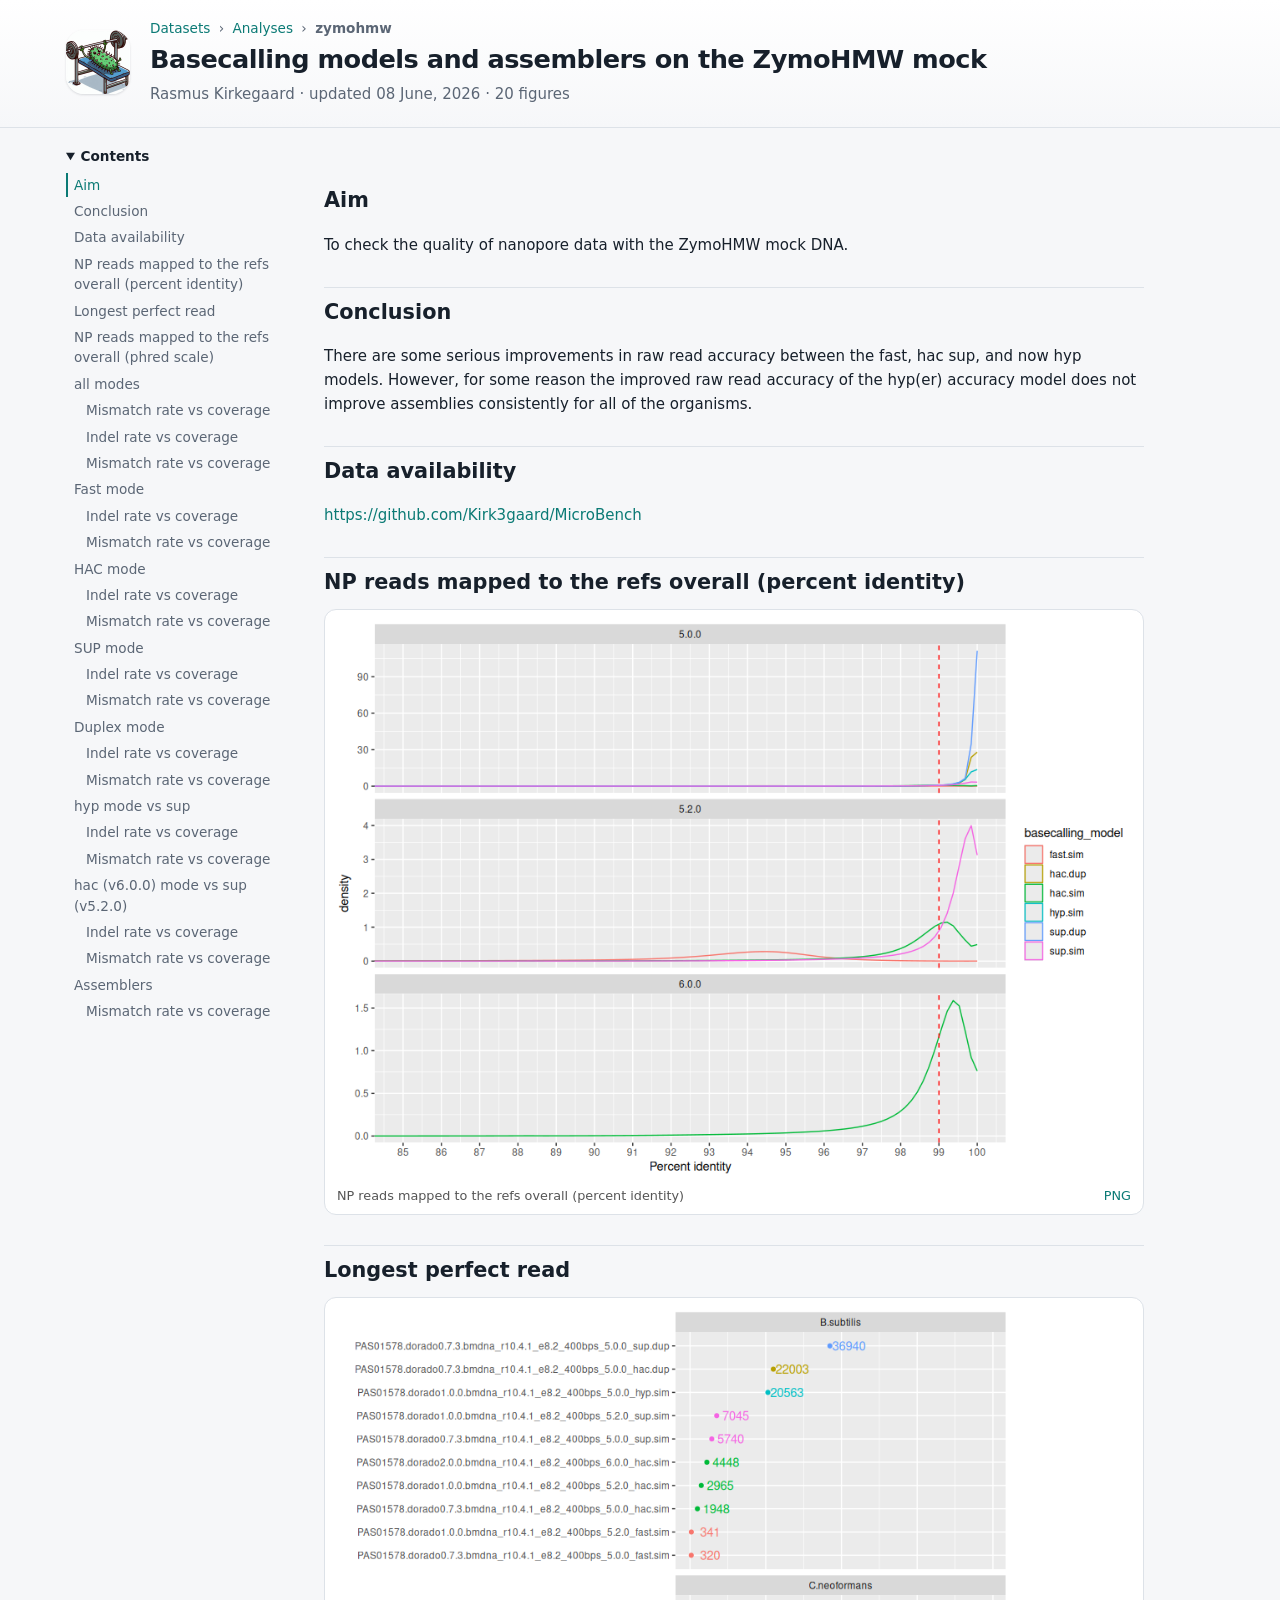
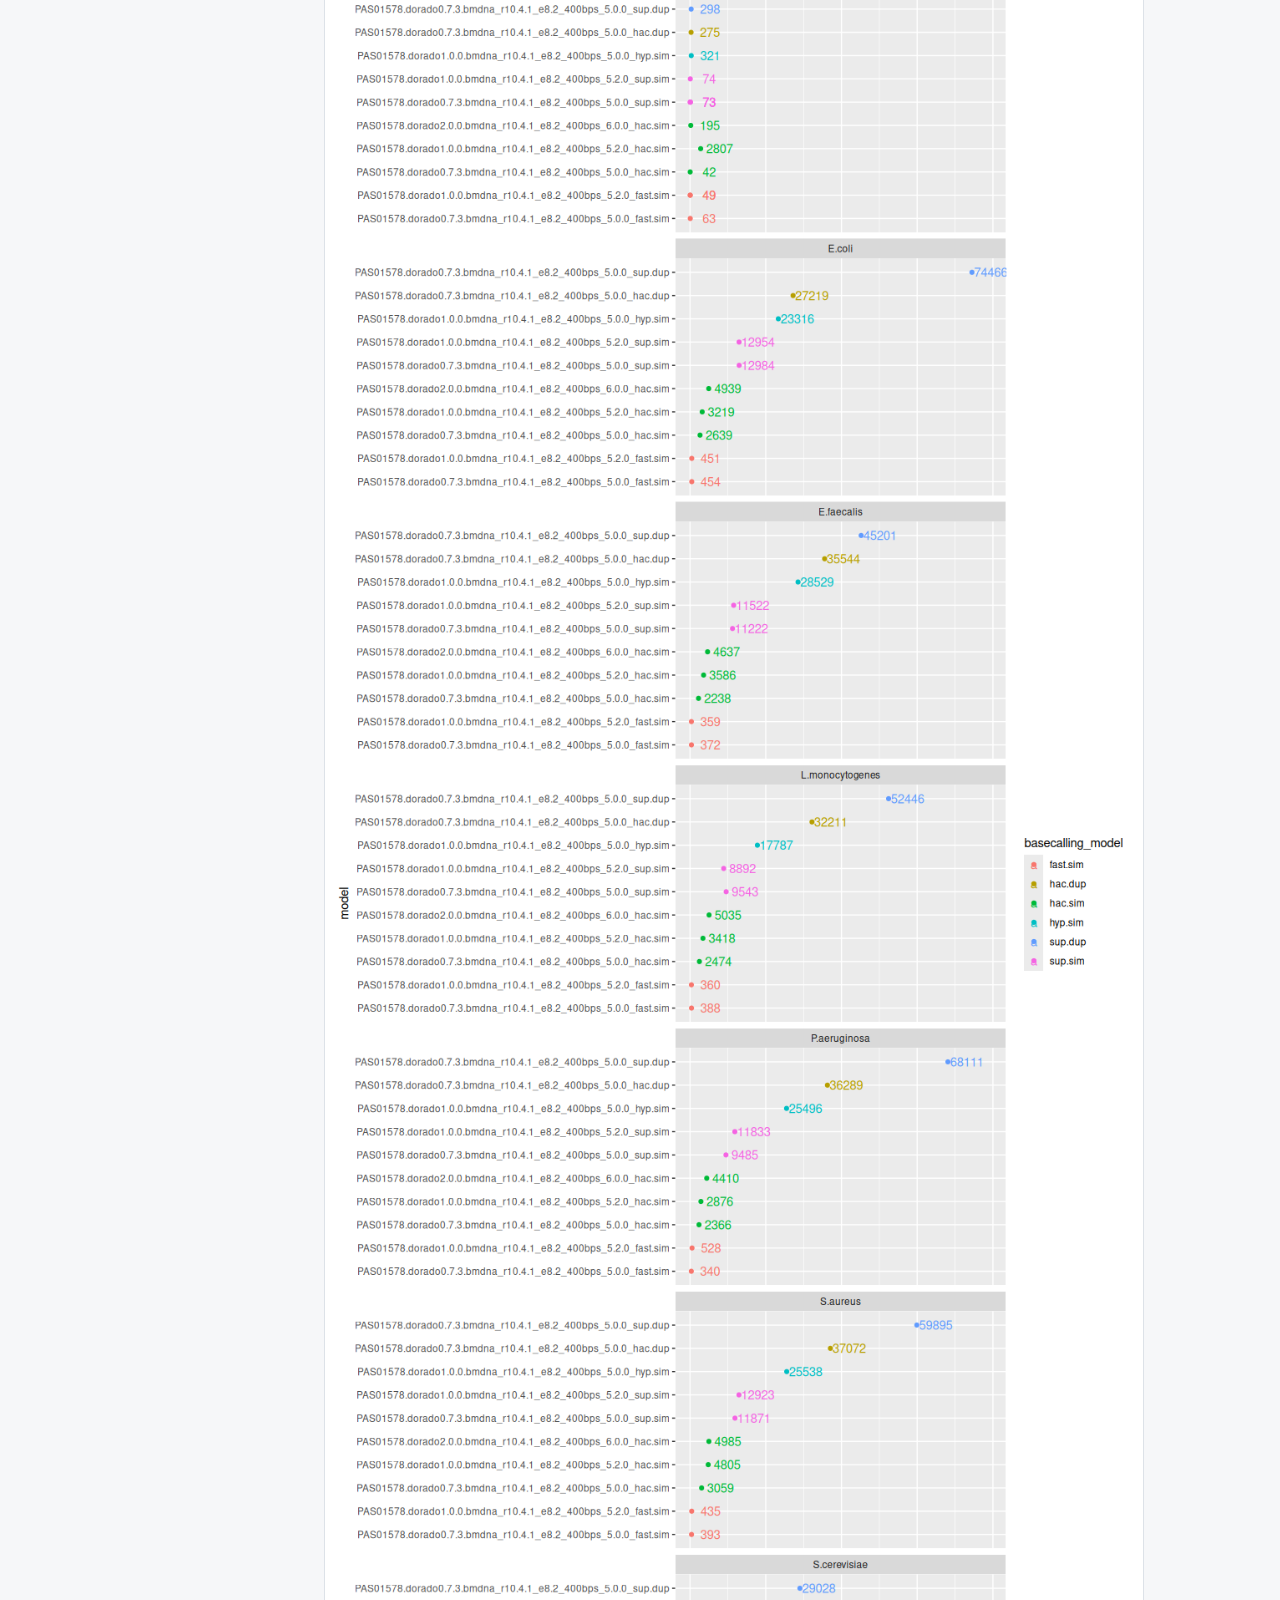
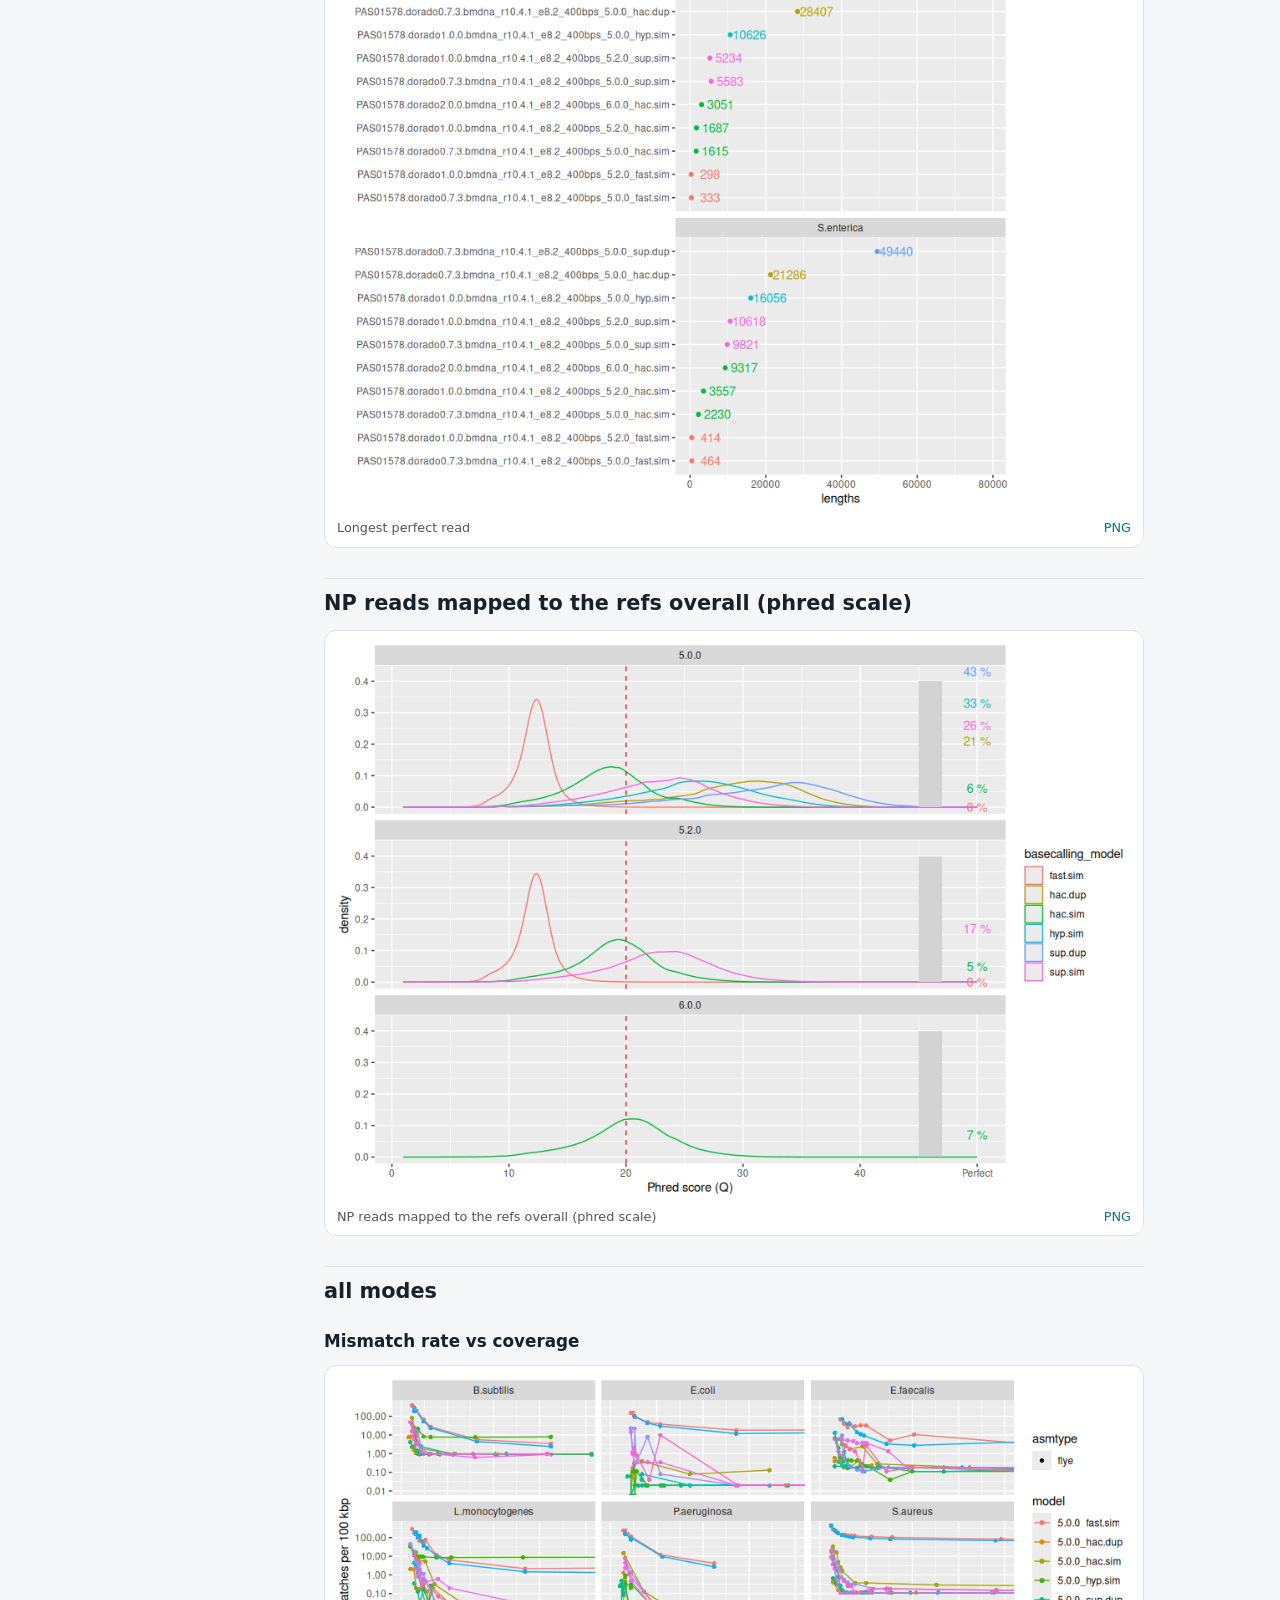
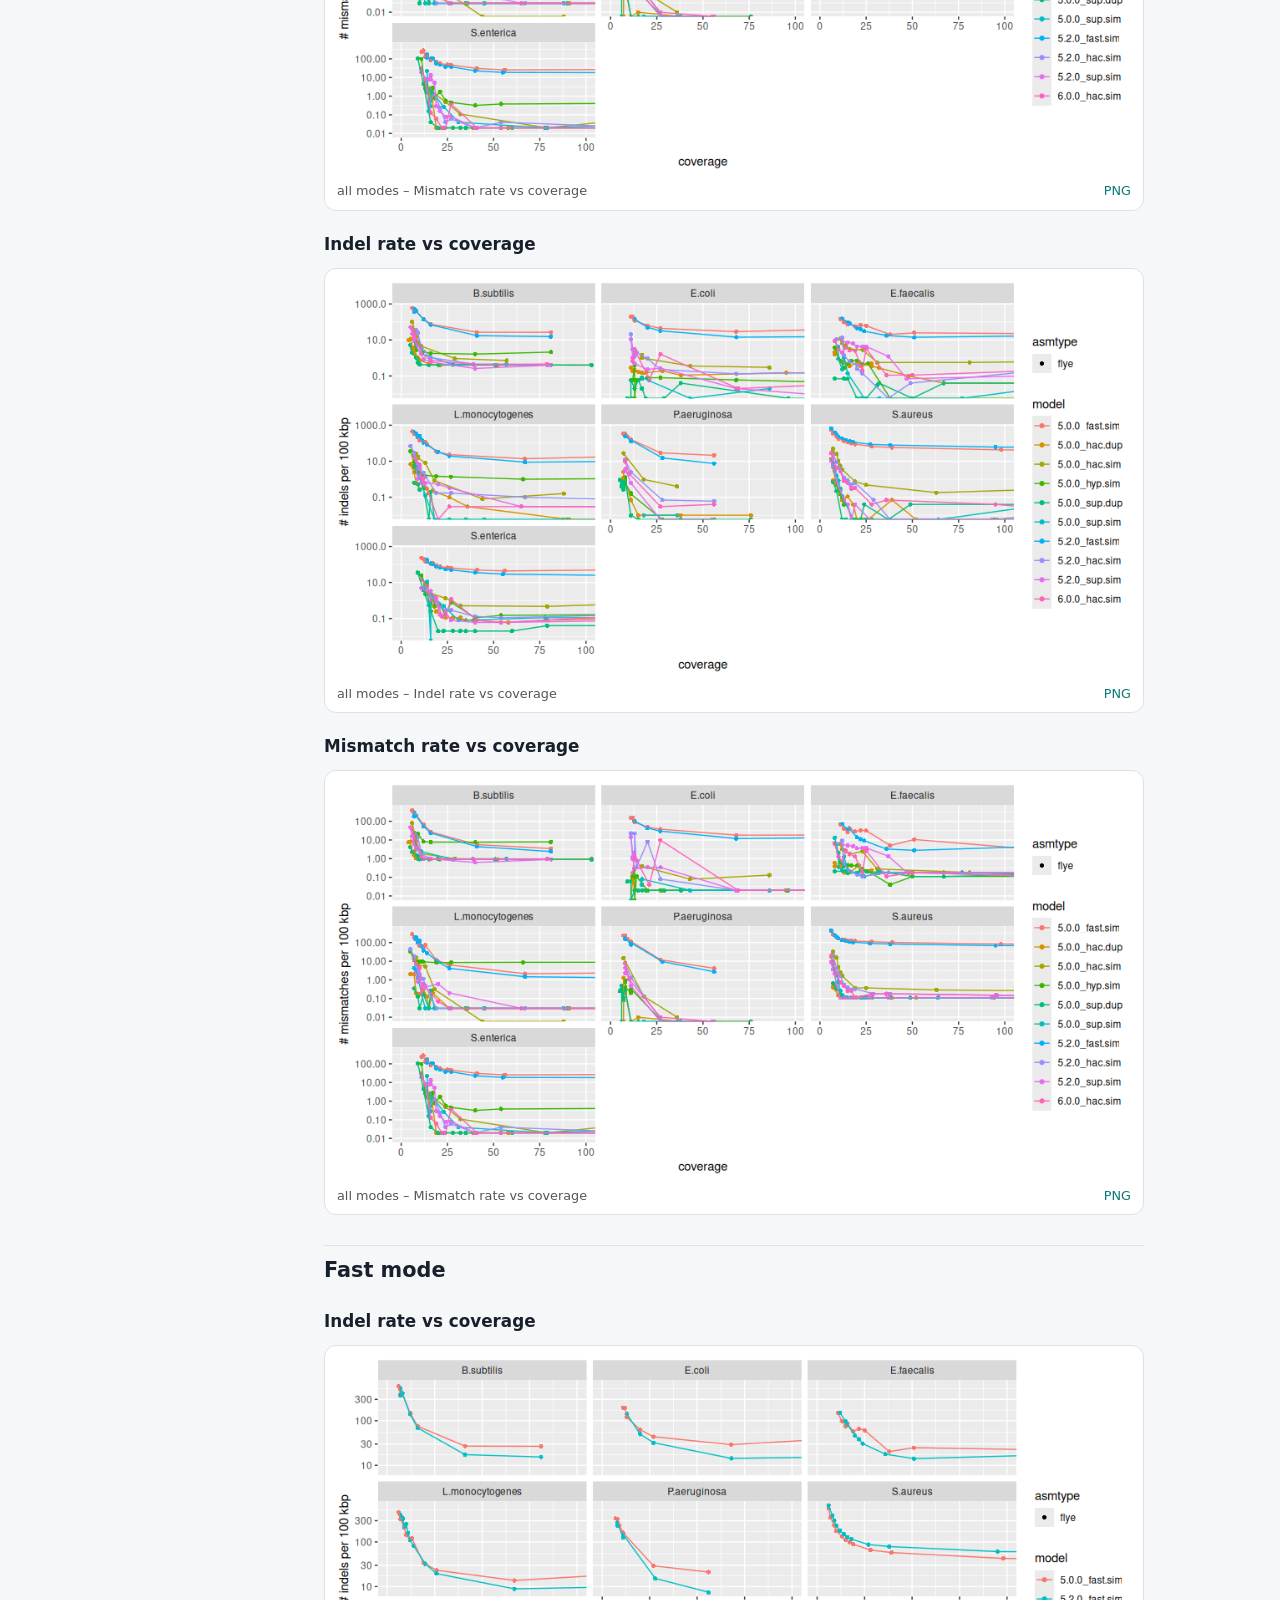
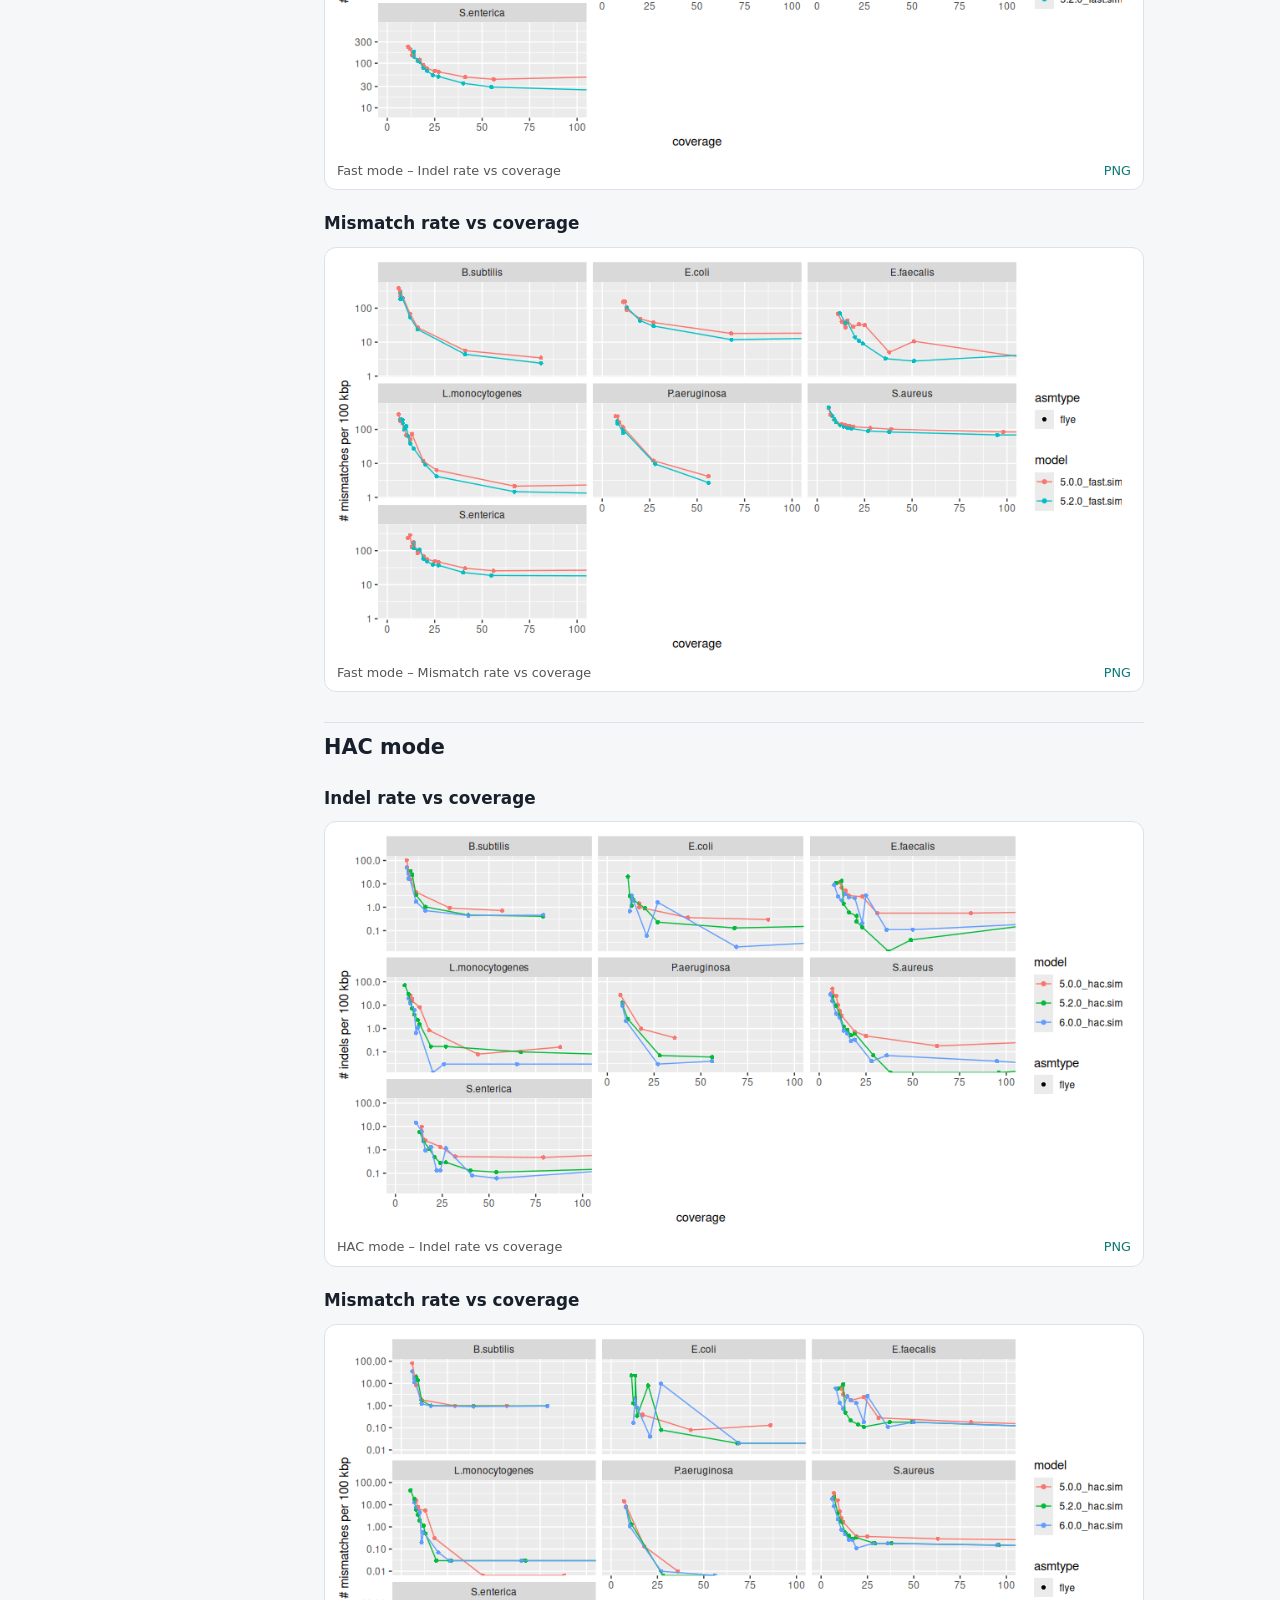
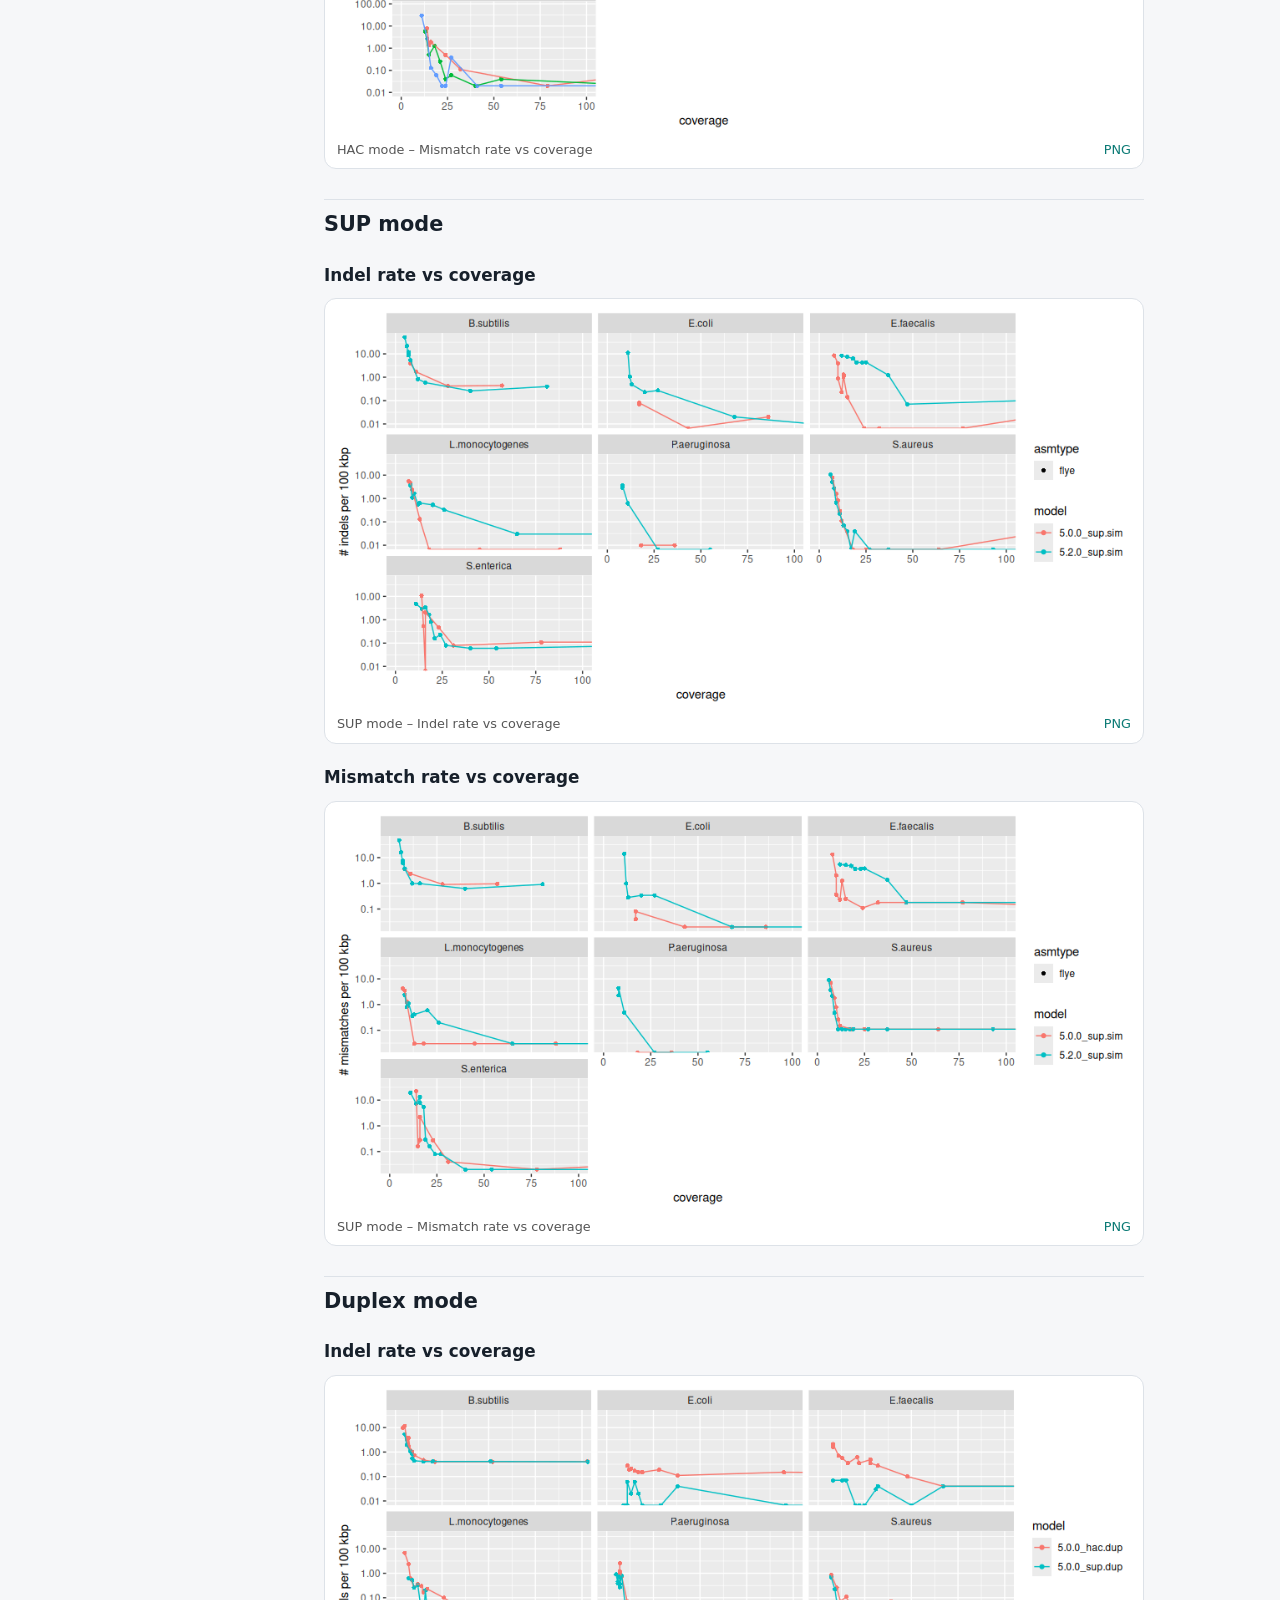
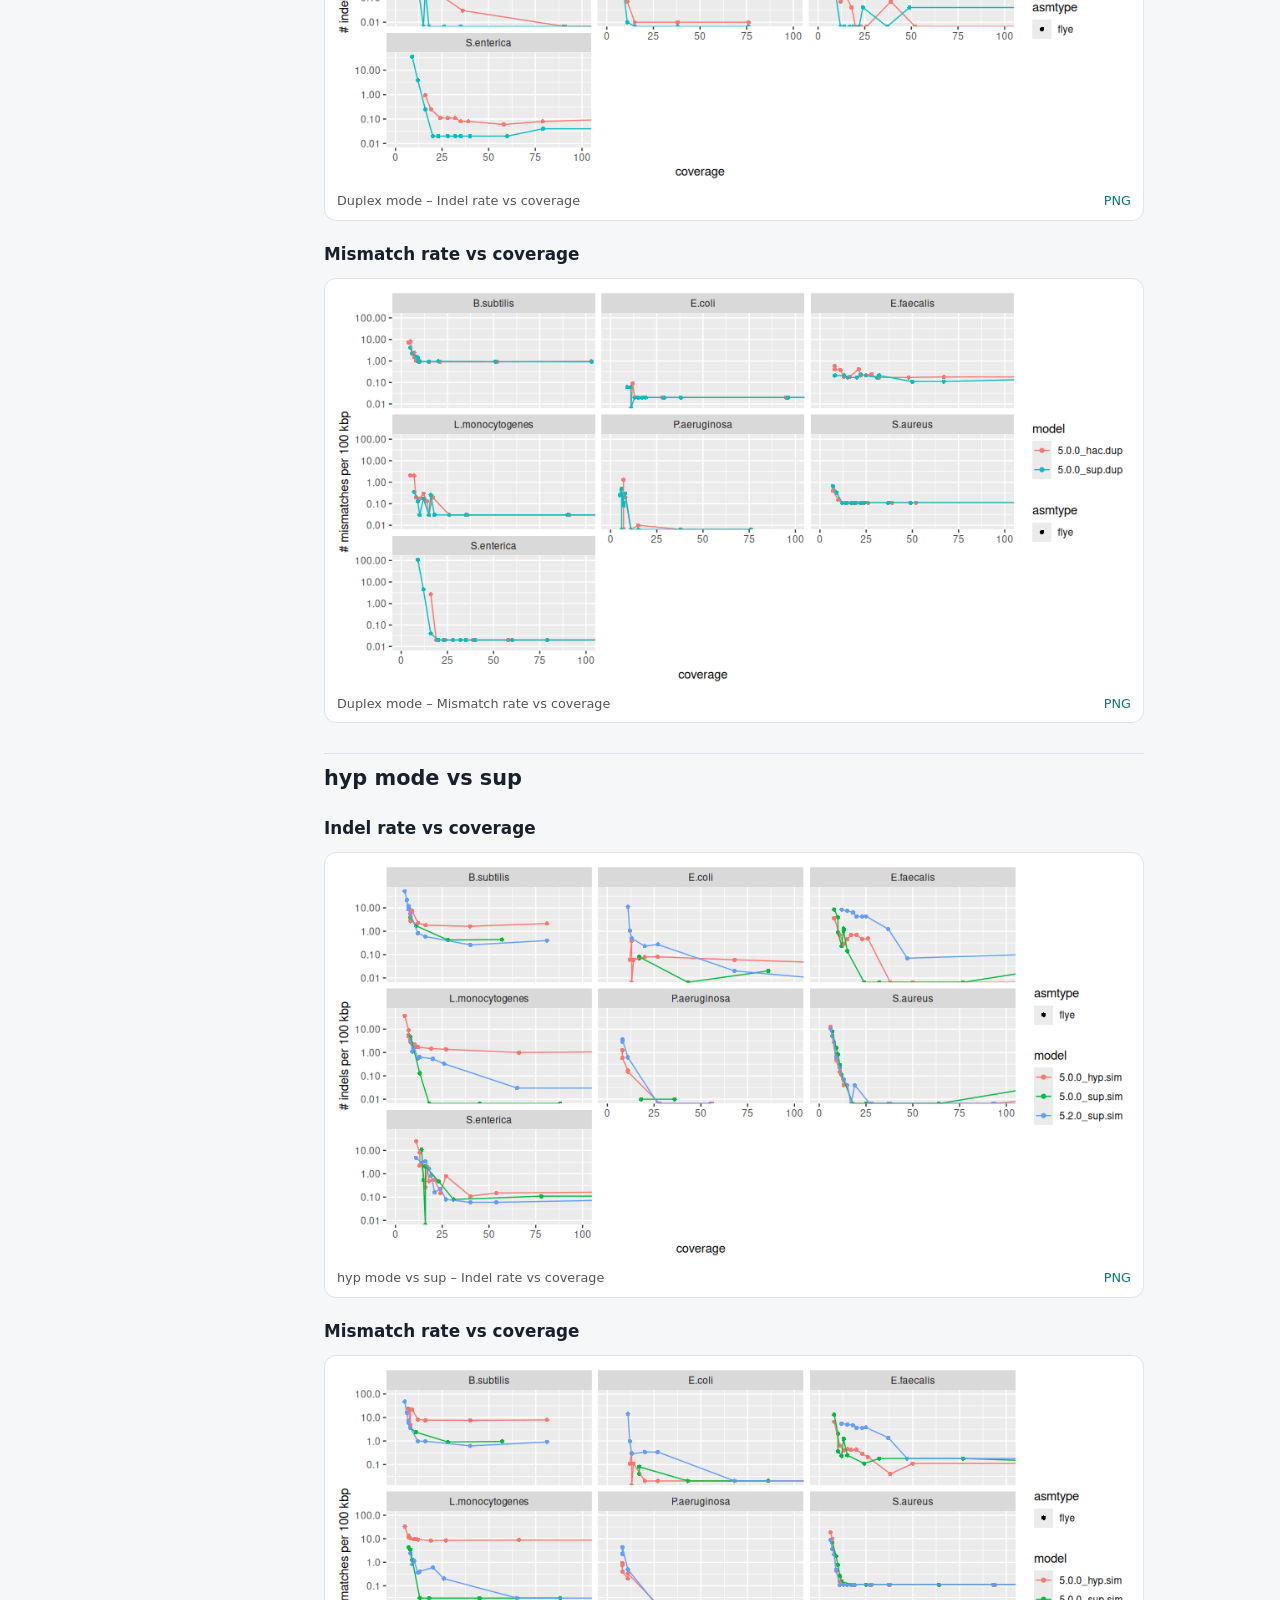
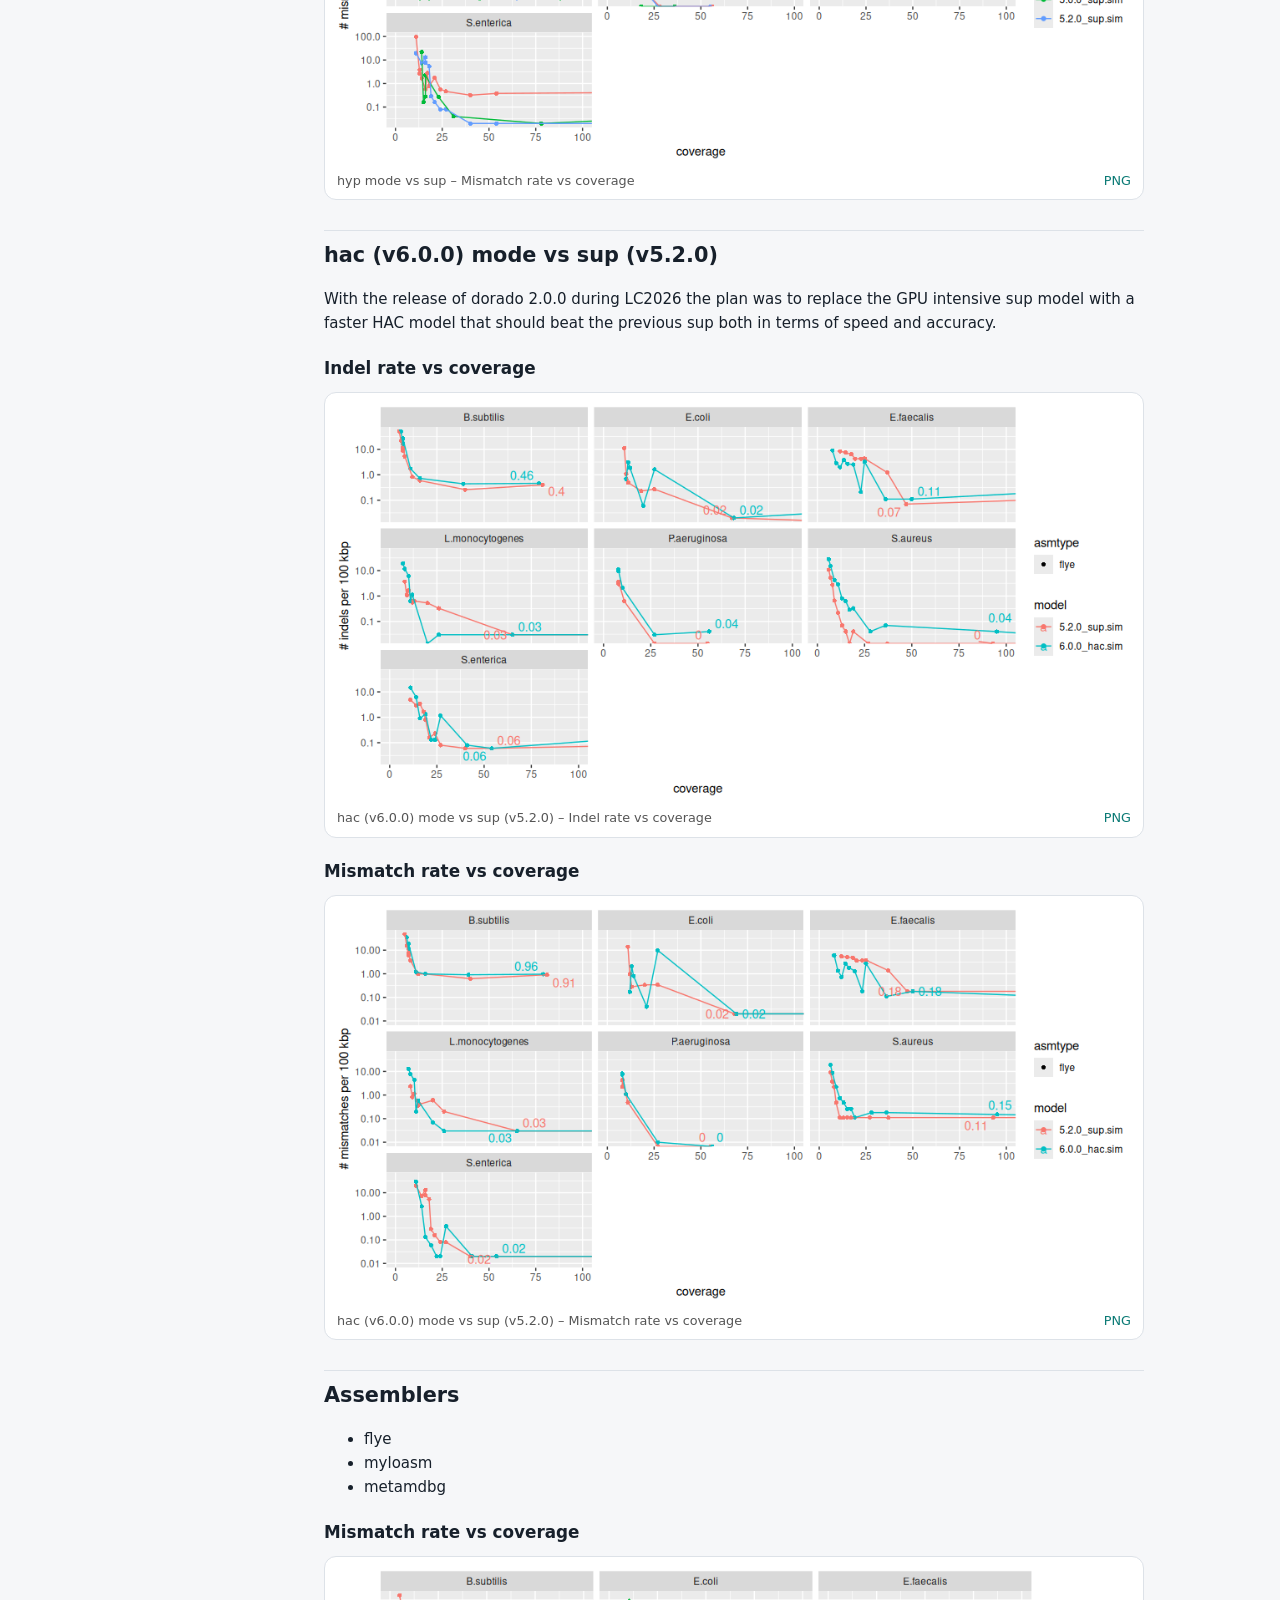
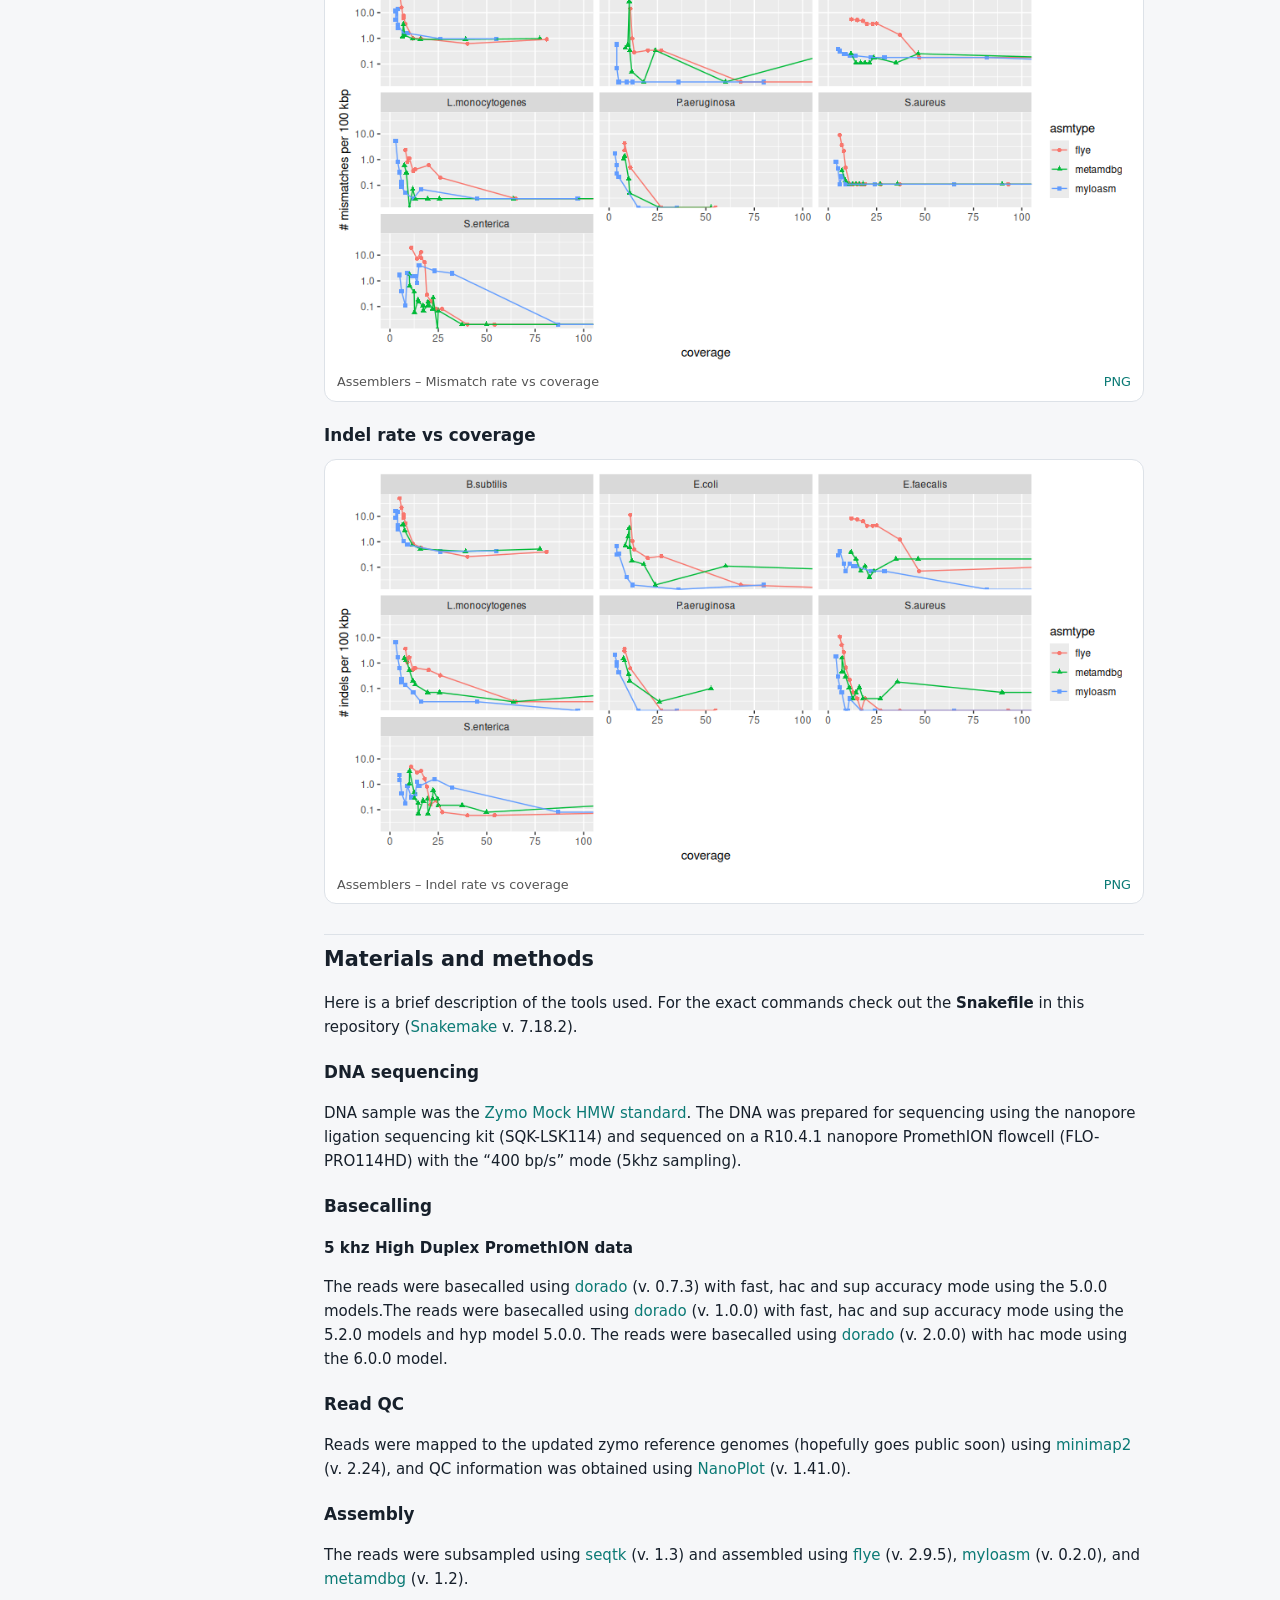
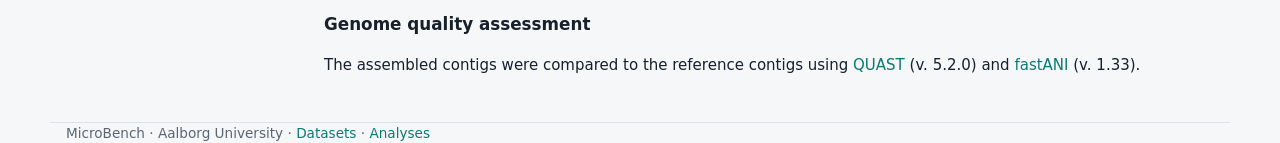
<file: docs/analyses/zymohmw.html>
<!doctype html>
<html lang="en">
<head>
<meta charset="utf-8">
<meta name="viewport" content="width=device-width, initial-scale=1">
<title>Basecalling models and assemblers on the ZymoHMW mock – MicroBench</title>
<meta name="description" content="To check the quality of nanopore data with the ZymoHMW mock DNA.">
<link rel="icon" href="../microbench.jpg">
<link rel="stylesheet" href="../style.css">
<link rel="stylesheet" href="../analyses.css">
</head>
<body>
<header class="hero slim">
  <div class="wrap hero-inner">
    <a href=".././"><img src="../microbench.jpg" alt="MicroBench home" class="logo" width="64" height="64"></a>
    <div>
      <nav class="crumbs"><a href=".././">Datasets</a> <span>›</span> <a href="./">Analyses</a> <span>›</span> <b>zymohmw</b></nav>
      <h1>Basecalling models and assemblers on the ZymoHMW mock</h1>
      <p class="lede">Rasmus Kirkegaard · updated 08 June, 2026 · 20 figures</p>
    </div>
  </div>
</header>
<main class="wrap">
<div class="report">
  <aside class="side">
    <details class="tocwrap" id="tocwrap"><summary>Contents</summary><nav class="toc" aria-label="Contents"><ul><li class="l2"><a href="#aim">Aim</a></li><li class="l2"><a href="#conclusion">Conclusion</a></li><li class="l2"><a href="#data-availability">Data availability</a></li><li class="l2"><a href="#np-reads-mapped-to-the-refs-overall-percent-identity">NP reads mapped to the refs overall (percent identity)</a></li><li class="l2"><a href="#longest-perfect-read">Longest perfect read</a></li><li class="l2"><a href="#np-reads-mapped-to-the-refs-overall-phred-scale">NP reads mapped to the refs overall (phred scale)</a></li><li class="l2"><a href="#all-modes">all modes</a></li><li class="l3"><a href="#mismatch-rate-vs-coverage">Mismatch rate vs coverage</a></li><li class="l3"><a href="#indel-rate-vs-coverage">Indel rate vs coverage</a></li><li class="l3"><a href="#mismatch-rate-vs-coverage-2">Mismatch rate vs coverage</a></li><li class="l2"><a href="#fast-mode">Fast mode</a></li><li class="l3"><a href="#indel-rate-vs-coverage-2">Indel rate vs coverage</a></li><li class="l3"><a href="#mismatch-rate-vs-coverage-3">Mismatch rate vs coverage</a></li><li class="l2"><a href="#hac-mode">HAC mode</a></li><li class="l3"><a href="#indel-rate-vs-coverage-3">Indel rate vs coverage</a></li><li class="l3"><a href="#mismatch-rate-vs-coverage-4">Mismatch rate vs coverage</a></li><li class="l2"><a href="#sup-mode">SUP mode</a></li><li class="l3"><a href="#indel-rate-vs-coverage-4">Indel rate vs coverage</a></li><li class="l3"><a href="#mismatch-rate-vs-coverage-5">Mismatch rate vs coverage</a></li><li class="l2"><a href="#duplex-mode">Duplex mode</a></li><li class="l3"><a href="#indel-rate-vs-coverage-5">Indel rate vs coverage</a></li><li class="l3"><a href="#mismatch-rate-vs-coverage-6">Mismatch rate vs coverage</a></li><li class="l2"><a href="#hyp-mode-vs-sup">hyp mode vs sup</a></li><li class="l3"><a href="#indel-rate-vs-coverage-6">Indel rate vs coverage</a></li><li class="l3"><a href="#mismatch-rate-vs-coverage-7">Mismatch rate vs coverage</a></li><li class="l2"><a href="#hac-v6-0-0-mode-vs-sup-v5-2-0">hac (v6.0.0) mode vs sup (v5.2.0)</a></li><li class="l3"><a href="#indel-rate-vs-coverage-7">Indel rate vs coverage</a></li><li class="l3"><a href="#mismatch-rate-vs-coverage-8">Mismatch rate vs coverage</a></li><li class="l2"><a href="#assemblers">Assemblers</a></li><li class="l3"><a href="#mismatch-rate-vs-coverage-9">Mismatch rate vs coverage</a></li><li class="l3"><a href="#indel-rate-vs-coverage-8">Indel rate vs coverage</a></li><li class="l2"><a href="#materials-and-methods">Materials and methods</a></li><li class="l3"><a href="#dna-sequencing">DNA sequencing</a></li><li class="l3"><a href="#basecalling">Basecalling</a></li><li class="l3"><a href="#read-qc">Read QC</a></li><li class="l3"><a href="#assembly">Assembly</a></li><li class="l3"><a href="#genome-quality-assessment">Genome quality assessment</a></li></ul></nav></details>
    <div class="sidebox"><b>Code</b><ul><li><a href="https://github.com/Kirk3gaard/MicroBench/blob/main/analysis/zymohmw/README.Rmd" target="_blank" rel="noopener">README.Rmd</a></li><li><a href="https://github.com/Kirk3gaard/MicroBench/blob/main/analysis/zymohmw/Snakefile" target="_blank" rel="noopener">Snakefile</a></li><li><a href="https://github.com/Kirk3gaard/MicroBench/blob/main/analysis/zymohmw/config.yaml" target="_blank" rel="noopener">config.yaml</a></li><li><a href="https://github.com/Kirk3gaard/MicroBench/blob/main/analysis/zymohmw/create_env.sh" target="_blank" rel="noopener">create_env.sh</a></li><li><a href="https://github.com/Kirk3gaard/MicroBench/blob/main/analysis/zymohmw/environment.yml" target="_blank" rel="noopener">environment.yml</a></li><li><a href="https://github.com/Kirk3gaard/MicroBench/blob/main/analysis/zymohmw/force_run_snake_claaudia.sh" target="_blank" rel="noopener">force_run_snake_claaudia.sh</a></li><li><a href="https://github.com/Kirk3gaard/MicroBench/blob/main/analysis/zymohmw/run_snake_claaudia.sh" target="_blank" rel="noopener">run_snake_claaudia.sh</a></li></ul>
      <p><a href="https://github.com/Kirk3gaard/MicroBench/tree/main/analysis/zymohmw" target="_blank" rel="noopener">Folder on GitHub ↗</a></p></div>
  </aside>
  <article class="prose"><h2 id="aim">Aim<a class="anchor" href="#aim" aria-label="Link to this section">#</a></h2>
<p>To check the quality of nanopore data with the ZymoHMW mock DNA.</p>
<h2 id="conclusion">Conclusion<a class="anchor" href="#conclusion" aria-label="Link to this section">#</a></h2>
<p>There are some serious improvements in raw read accuracy between the
fast, hac sup, and now hyp models. However, for some reason the improved
raw read accuracy of the hyp(er) accuracy model does not improve
assemblies consistently for all of the organisms.</p>
<h2 id="data-availability">Data availability<a class="anchor" href="#data-availability" aria-label="Link to this section">#</a></h2>
<p><a href="https://github.com/Kirk3gaard/MicroBench" target="_blank" rel="noopener">https://github.com/Kirk3gaard/MicroBench</a></p>
<h2 id="np-reads-mapped-to-the-refs-overall-percent-identity">NP reads mapped to the refs overall (percent identity)<a class="anchor" href="#np-reads-mapped-to-the-refs-overall-percent-identity" aria-label="Link to this section">#</a></h2>
<figure class="fig"><a href="zymohmw/unnamed-chunk-1-1.png" class="zoom" data-cap="NP reads mapped to the refs overall (percent identity)"><img src="zymohmw/unnamed-chunk-1-1.png" alt="NP reads mapped to the refs overall (percent identity)" loading="lazy"></a><figcaption>NP reads mapped to the refs overall (percent identity) <a href="zymohmw/unnamed-chunk-1-1.png" download>PNG</a></figcaption></figure>
<h2 id="longest-perfect-read">Longest perfect read<a class="anchor" href="#longest-perfect-read" aria-label="Link to this section">#</a></h2>
<figure class="fig"><a href="zymohmw/unnamed-chunk-2-1.png" class="zoom" data-cap="Longest perfect read"><img src="zymohmw/unnamed-chunk-2-1.png" alt="Longest perfect read" loading="lazy"></a><figcaption>Longest perfect read <a href="zymohmw/unnamed-chunk-2-1.png" download>PNG</a></figcaption></figure>
<h2 id="np-reads-mapped-to-the-refs-overall-phred-scale">NP reads mapped to the refs overall (phred scale)<a class="anchor" href="#np-reads-mapped-to-the-refs-overall-phred-scale" aria-label="Link to this section">#</a></h2>
<figure class="fig"><a href="zymohmw/unnamed-chunk-4-1.png" class="zoom" data-cap="NP reads mapped to the refs overall (phred scale)"><img src="zymohmw/unnamed-chunk-4-1.png" alt="NP reads mapped to the refs overall (phred scale)" loading="lazy"></a><figcaption>NP reads mapped to the refs overall (phred scale) <a href="zymohmw/unnamed-chunk-4-1.png" download>PNG</a></figcaption></figure>
<h2 id="all-modes">all modes<a class="anchor" href="#all-modes" aria-label="Link to this section">#</a></h2>
<h3 id="mismatch-rate-vs-coverage">Mismatch rate vs coverage<a class="anchor" href="#mismatch-rate-vs-coverage" aria-label="Link to this section">#</a></h3>
<figure class="fig"><a href="zymohmw/unnamed-chunk-5-1.png" class="zoom" data-cap="all modes – Mismatch rate vs coverage"><img src="zymohmw/unnamed-chunk-5-1.png" alt="all modes – Mismatch rate vs coverage" loading="lazy"></a><figcaption>all modes – Mismatch rate vs coverage <a href="zymohmw/unnamed-chunk-5-1.png" download>PNG</a></figcaption></figure>
<h3 id="indel-rate-vs-coverage">Indel rate vs coverage<a class="anchor" href="#indel-rate-vs-coverage" aria-label="Link to this section">#</a></h3>
<figure class="fig"><a href="zymohmw/unnamed-chunk-6-1.png" class="zoom" data-cap="all modes – Indel rate vs coverage"><img src="zymohmw/unnamed-chunk-6-1.png" alt="all modes – Indel rate vs coverage" loading="lazy"></a><figcaption>all modes – Indel rate vs coverage <a href="zymohmw/unnamed-chunk-6-1.png" download>PNG</a></figcaption></figure>
<h3 id="mismatch-rate-vs-coverage-2">Mismatch rate vs coverage<a class="anchor" href="#mismatch-rate-vs-coverage-2" aria-label="Link to this section">#</a></h3>
<figure class="fig"><a href="zymohmw/unnamed-chunk-7-1.png" class="zoom" data-cap="all modes – Mismatch rate vs coverage"><img src="zymohmw/unnamed-chunk-7-1.png" alt="all modes – Mismatch rate vs coverage" loading="lazy"></a><figcaption>all modes – Mismatch rate vs coverage <a href="zymohmw/unnamed-chunk-7-1.png" download>PNG</a></figcaption></figure>
<h2 id="fast-mode">Fast mode<a class="anchor" href="#fast-mode" aria-label="Link to this section">#</a></h2>
<h3 id="indel-rate-vs-coverage-2">Indel rate vs coverage<a class="anchor" href="#indel-rate-vs-coverage-2" aria-label="Link to this section">#</a></h3>
<figure class="fig"><a href="zymohmw/unnamed-chunk-8-1.png" class="zoom" data-cap="Fast mode – Indel rate vs coverage"><img src="zymohmw/unnamed-chunk-8-1.png" alt="Fast mode – Indel rate vs coverage" loading="lazy"></a><figcaption>Fast mode – Indel rate vs coverage <a href="zymohmw/unnamed-chunk-8-1.png" download>PNG</a></figcaption></figure>
<h3 id="mismatch-rate-vs-coverage-3">Mismatch rate vs coverage<a class="anchor" href="#mismatch-rate-vs-coverage-3" aria-label="Link to this section">#</a></h3>
<figure class="fig"><a href="zymohmw/unnamed-chunk-9-1.png" class="zoom" data-cap="Fast mode – Mismatch rate vs coverage"><img src="zymohmw/unnamed-chunk-9-1.png" alt="Fast mode – Mismatch rate vs coverage" loading="lazy"></a><figcaption>Fast mode – Mismatch rate vs coverage <a href="zymohmw/unnamed-chunk-9-1.png" download>PNG</a></figcaption></figure>
<h2 id="hac-mode">HAC mode<a class="anchor" href="#hac-mode" aria-label="Link to this section">#</a></h2>
<h3 id="indel-rate-vs-coverage-3">Indel rate vs coverage<a class="anchor" href="#indel-rate-vs-coverage-3" aria-label="Link to this section">#</a></h3>
<figure class="fig"><a href="zymohmw/unnamed-chunk-10-1.png" class="zoom" data-cap="HAC mode – Indel rate vs coverage"><img src="zymohmw/unnamed-chunk-10-1.png" alt="HAC mode – Indel rate vs coverage" loading="lazy"></a><figcaption>HAC mode – Indel rate vs coverage <a href="zymohmw/unnamed-chunk-10-1.png" download>PNG</a></figcaption></figure>
<h3 id="mismatch-rate-vs-coverage-4">Mismatch rate vs coverage<a class="anchor" href="#mismatch-rate-vs-coverage-4" aria-label="Link to this section">#</a></h3>
<figure class="fig"><a href="zymohmw/unnamed-chunk-11-1.png" class="zoom" data-cap="HAC mode – Mismatch rate vs coverage"><img src="zymohmw/unnamed-chunk-11-1.png" alt="HAC mode – Mismatch rate vs coverage" loading="lazy"></a><figcaption>HAC mode – Mismatch rate vs coverage <a href="zymohmw/unnamed-chunk-11-1.png" download>PNG</a></figcaption></figure>
<h2 id="sup-mode">SUP mode<a class="anchor" href="#sup-mode" aria-label="Link to this section">#</a></h2>
<h3 id="indel-rate-vs-coverage-4">Indel rate vs coverage<a class="anchor" href="#indel-rate-vs-coverage-4" aria-label="Link to this section">#</a></h3>
<figure class="fig"><a href="zymohmw/unnamed-chunk-12-1.png" class="zoom" data-cap="SUP mode – Indel rate vs coverage"><img src="zymohmw/unnamed-chunk-12-1.png" alt="SUP mode – Indel rate vs coverage" loading="lazy"></a><figcaption>SUP mode – Indel rate vs coverage <a href="zymohmw/unnamed-chunk-12-1.png" download>PNG</a></figcaption></figure>
<h3 id="mismatch-rate-vs-coverage-5">Mismatch rate vs coverage<a class="anchor" href="#mismatch-rate-vs-coverage-5" aria-label="Link to this section">#</a></h3>
<figure class="fig"><a href="zymohmw/unnamed-chunk-13-1.png" class="zoom" data-cap="SUP mode – Mismatch rate vs coverage"><img src="zymohmw/unnamed-chunk-13-1.png" alt="SUP mode – Mismatch rate vs coverage" loading="lazy"></a><figcaption>SUP mode – Mismatch rate vs coverage <a href="zymohmw/unnamed-chunk-13-1.png" download>PNG</a></figcaption></figure>
<h2 id="duplex-mode">Duplex mode<a class="anchor" href="#duplex-mode" aria-label="Link to this section">#</a></h2>
<h3 id="indel-rate-vs-coverage-5">Indel rate vs coverage<a class="anchor" href="#indel-rate-vs-coverage-5" aria-label="Link to this section">#</a></h3>
<figure class="fig"><a href="zymohmw/unnamed-chunk-14-1.png" class="zoom" data-cap="Duplex mode – Indel rate vs coverage"><img src="zymohmw/unnamed-chunk-14-1.png" alt="Duplex mode – Indel rate vs coverage" loading="lazy"></a><figcaption>Duplex mode – Indel rate vs coverage <a href="zymohmw/unnamed-chunk-14-1.png" download>PNG</a></figcaption></figure>
<h3 id="mismatch-rate-vs-coverage-6">Mismatch rate vs coverage<a class="anchor" href="#mismatch-rate-vs-coverage-6" aria-label="Link to this section">#</a></h3>
<figure class="fig"><a href="zymohmw/unnamed-chunk-15-1.png" class="zoom" data-cap="Duplex mode – Mismatch rate vs coverage"><img src="zymohmw/unnamed-chunk-15-1.png" alt="Duplex mode – Mismatch rate vs coverage" loading="lazy"></a><figcaption>Duplex mode – Mismatch rate vs coverage <a href="zymohmw/unnamed-chunk-15-1.png" download>PNG</a></figcaption></figure>
<h2 id="hyp-mode-vs-sup">hyp mode vs sup<a class="anchor" href="#hyp-mode-vs-sup" aria-label="Link to this section">#</a></h2>
<h3 id="indel-rate-vs-coverage-6">Indel rate vs coverage<a class="anchor" href="#indel-rate-vs-coverage-6" aria-label="Link to this section">#</a></h3>
<figure class="fig"><a href="zymohmw/unnamed-chunk-16-1.png" class="zoom" data-cap="hyp mode vs sup – Indel rate vs coverage"><img src="zymohmw/unnamed-chunk-16-1.png" alt="hyp mode vs sup – Indel rate vs coverage" loading="lazy"></a><figcaption>hyp mode vs sup – Indel rate vs coverage <a href="zymohmw/unnamed-chunk-16-1.png" download>PNG</a></figcaption></figure>
<h3 id="mismatch-rate-vs-coverage-7">Mismatch rate vs coverage<a class="anchor" href="#mismatch-rate-vs-coverage-7" aria-label="Link to this section">#</a></h3>
<figure class="fig"><a href="zymohmw/unnamed-chunk-17-1.png" class="zoom" data-cap="hyp mode vs sup – Mismatch rate vs coverage"><img src="zymohmw/unnamed-chunk-17-1.png" alt="hyp mode vs sup – Mismatch rate vs coverage" loading="lazy"></a><figcaption>hyp mode vs sup – Mismatch rate vs coverage <a href="zymohmw/unnamed-chunk-17-1.png" download>PNG</a></figcaption></figure>
<h2 id="hac-v6-0-0-mode-vs-sup-v5-2-0">hac (v6.0.0) mode vs sup (v5.2.0)<a class="anchor" href="#hac-v6-0-0-mode-vs-sup-v5-2-0" aria-label="Link to this section">#</a></h2>
<p>With the release of dorado 2.0.0 during LC2026 the plan was to replace
the GPU intensive sup model with a faster HAC model that should beat the
previous sup both in terms of speed and accuracy.</p>
<h3 id="indel-rate-vs-coverage-7">Indel rate vs coverage<a class="anchor" href="#indel-rate-vs-coverage-7" aria-label="Link to this section">#</a></h3>
<figure class="fig"><a href="zymohmw/unnamed-chunk-18-1.png" class="zoom" data-cap="hac (v6.0.0) mode vs sup (v5.2.0) – Indel rate vs coverage"><img src="zymohmw/unnamed-chunk-18-1.png" alt="hac (v6.0.0) mode vs sup (v5.2.0) – Indel rate vs coverage" loading="lazy"></a><figcaption>hac (v6.0.0) mode vs sup (v5.2.0) – Indel rate vs coverage <a href="zymohmw/unnamed-chunk-18-1.png" download>PNG</a></figcaption></figure>
<h3 id="mismatch-rate-vs-coverage-8">Mismatch rate vs coverage<a class="anchor" href="#mismatch-rate-vs-coverage-8" aria-label="Link to this section">#</a></h3>
<figure class="fig"><a href="zymohmw/unnamed-chunk-19-1.png" class="zoom" data-cap="hac (v6.0.0) mode vs sup (v5.2.0) – Mismatch rate vs coverage"><img src="zymohmw/unnamed-chunk-19-1.png" alt="hac (v6.0.0) mode vs sup (v5.2.0) – Mismatch rate vs coverage" loading="lazy"></a><figcaption>hac (v6.0.0) mode vs sup (v5.2.0) – Mismatch rate vs coverage <a href="zymohmw/unnamed-chunk-19-1.png" download>PNG</a></figcaption></figure>
<h2 id="assemblers">Assemblers<a class="anchor" href="#assemblers" aria-label="Link to this section">#</a></h2>
<ul>
<li>flye</li>
<li>myloasm</li>
<li>metamdbg</li>
</ul>
<h3 id="mismatch-rate-vs-coverage-9">Mismatch rate vs coverage<a class="anchor" href="#mismatch-rate-vs-coverage-9" aria-label="Link to this section">#</a></h3>
<figure class="fig"><a href="zymohmw/unnamed-chunk-20-1.png" class="zoom" data-cap="Assemblers – Mismatch rate vs coverage"><img src="zymohmw/unnamed-chunk-20-1.png" alt="Assemblers – Mismatch rate vs coverage" loading="lazy"></a><figcaption>Assemblers – Mismatch rate vs coverage <a href="zymohmw/unnamed-chunk-20-1.png" download>PNG</a></figcaption></figure>
<h3 id="indel-rate-vs-coverage-8">Indel rate vs coverage<a class="anchor" href="#indel-rate-vs-coverage-8" aria-label="Link to this section">#</a></h3>
<figure class="fig"><a href="zymohmw/unnamed-chunk-21-1.png" class="zoom" data-cap="Assemblers – Indel rate vs coverage"><img src="zymohmw/unnamed-chunk-21-1.png" alt="Assemblers – Indel rate vs coverage" loading="lazy"></a><figcaption>Assemblers – Indel rate vs coverage <a href="zymohmw/unnamed-chunk-21-1.png" download>PNG</a></figcaption></figure>
<h2 id="materials-and-methods">Materials and methods<a class="anchor" href="#materials-and-methods" aria-label="Link to this section">#</a></h2>
<p>Here is a brief description of the tools used. For the exact commands
check out the <strong>Snakefile</strong> in this repository
(<a href="https://snakemake.readthedocs.io/en/stable/" target="_blank" rel="noopener">Snakemake</a> v. 7.18.2).</p>
<h3 id="dna-sequencing">DNA sequencing<a class="anchor" href="#dna-sequencing" aria-label="Link to this section">#</a></h3>
<p>DNA sample was the <a href="https://zymoresearch.eu/products/zymobiomics-hmw-dna-standard" target="_blank" rel="noopener">Zymo Mock HMW
standard</a>.
The DNA was prepared for sequencing using the nanopore ligation
sequencing kit (SQK-LSK114) and sequenced on a R10.4.1 nanopore
PromethION flowcell (FLO-PRO114HD) with the “400 bp/s” mode (5khz
sampling).</p>
<h3 id="basecalling">Basecalling<a class="anchor" href="#basecalling" aria-label="Link to this section">#</a></h3>
<h4 id="5-khz-high-duplex-promethion-data">5 khz High Duplex PromethION data<a class="anchor" href="#5-khz-high-duplex-promethion-data" aria-label="Link to this section">#</a></h4>
<p>The reads were basecalled using
<a href="https://github.com/nanoporetech/dorado" target="_blank" rel="noopener">dorado</a> (v. 0.7.3) with fast,
hac and sup accuracy mode using the 5.0.0 models.The reads were
basecalled using <a href="https://github.com/nanoporetech/dorado" target="_blank" rel="noopener">dorado</a> (v.
1.0.0) with fast, hac and sup accuracy mode using the 5.2.0 models and
hyp model 5.0.0. The reads were basecalled using
<a href="https://github.com/nanoporetech/dorado" target="_blank" rel="noopener">dorado</a> (v. 2.0.0) with hac
mode using the 6.0.0 model.</p>
<h3 id="read-qc">Read QC<a class="anchor" href="#read-qc" aria-label="Link to this section">#</a></h3>
<p>Reads were mapped to the updated zymo reference genomes (hopefully goes
public soon) using <a href="https://github.com/lh3/minimap2" target="_blank" rel="noopener">minimap2</a> (v.
2.24), and QC information was obtained using
<a href="https://github.com/wdecoster/NanoPlot" target="_blank" rel="noopener">NanoPlot</a> (v. 1.41.0).</p>
<h3 id="assembly">Assembly<a class="anchor" href="#assembly" aria-label="Link to this section">#</a></h3>
<p>The reads were subsampled using <a href="https://github.com/lh3/seqtk" target="_blank" rel="noopener">seqtk</a>
(v. 1.3) and assembled using <a href="https://github.com/fenderglass/Flye" target="_blank" rel="noopener">flye</a>
(v. 2.9.5), <a href="https://github.com/bluenote-1577/myloasm" target="_blank" rel="noopener">myloasm</a> (v.
0.2.0), and <a href="https://github.com/GaetanBenoitDev/metaMDBG" target="_blank" rel="noopener">metamdbg</a> (v.
1.2).</p>
<h3 id="genome-quality-assessment">Genome quality assessment<a class="anchor" href="#genome-quality-assessment" aria-label="Link to this section">#</a></h3>
<p>The assembled contigs were compared to the reference contigs using
<a href="https://github.com/ablab/quast" target="_blank" rel="noopener">QUAST</a> (v. 5.2.0) and
<a href="https://github.com/ParBLiSS/FastANI" target="_blank" rel="noopener">fastANI</a> (v. 1.33).</p></article>
</div>
</main>
<footer class="wrap muted">MicroBench · Aalborg University · <a href=".././">Datasets</a> · <a href="../analyses/">Analyses</a></footer>
<div class="lightbox" id="lb" hidden><button type="button" aria-label="Close">×</button><img alt=""><p></p></div>
<script>
const lb = document.getElementById("lb");
document.addEventListener("click", (e) => {
  const a = e.target.closest("a.zoom");
  if (a) { e.preventDefault(); lb.querySelector("img").src = a.href; lb.querySelector("p").textContent = a.dataset.cap; lb.hidden = false; return; }
  if (!lb.hidden && (e.target === lb || e.target.closest("#lb button"))) lb.hidden = true;
});
document.addEventListener("keydown", (e) => { if (e.key === "Escape") lb.hidden = true; });
const tw = document.getElementById("tocwrap");
if (tw && window.matchMedia("(min-width: 861px)").matches) tw.open = true;
const links = [...document.querySelectorAll(".toc a")];
if (links.length && "IntersectionObserver" in window) {
  const io = new IntersectionObserver((es) => es.forEach((en) => {
    if (en.isIntersecting) links.forEach((l) => l.classList.toggle("on", l.getAttribute("href") === "#" + en.target.id));
  }), { rootMargin: "0px 0px -70% 0px" });
  document.querySelectorAll("article h2[id], article h3[id]").forEach((h) => io.observe(h));
}
</script>
</body>
</html>
</file>
<file: docs/style.css>
:root {
  --bg: #f6f7f9; --surface: #ffffff; --surface-2: #f0f2f5; --text: #17202b; --muted: #5b6675;
  --border: #dde2e8; --accent: #0b7a75; --accent-ink: #ffffff; --accent-soft: #e0f2f1;
  --mono: #6b4fbb; --mock: #b8620b; --meta: #0b6bcb;
  --shadow: 0 1px 2px rgba(16,24,40,.06), 0 1px 3px rgba(16,24,40,.08);
  --radius: 12px;
  color-scheme: light;
}
@media (prefers-color-scheme: dark) {
  :root {
    --bg: #0f1419; --surface: #171d24; --surface-2: #1f2730; --text: #e6ebf0; --muted: #9aa6b2;
    --border: #2b3540; --accent: #3cc4bc; --accent-ink: #062523; --accent-soft: #123432;
    --mono: #a993f0; --mock: #f0a453; --meta: #6cb2ff;
    --shadow: none; color-scheme: dark;
  }
}
* { box-sizing: border-box; }
html { -webkit-text-size-adjust: 100%; }
body {
  margin: 0; background: var(--bg); color: var(--text);
  font: 15px/1.5 system-ui, -apple-system, "Segoe UI", Roboto, "Helvetica Neue", Arial, sans-serif;
}
a { color: var(--accent); text-decoration: none; }
a:hover { text-decoration: underline; }
code { font: 0.9em ui-monospace, SFMono-Regular, Menlo, Consolas, monospace; background: var(--surface-2); padding: 1px 4px; border-radius: 4px; }
.wrap { max-width: 1180px; margin: 0 auto; padding: 0 16px; }
.muted { color: var(--muted); }

.hero { background: linear-gradient(180deg, var(--surface) 0%, var(--bg) 100%); border-bottom: 1px solid var(--border); padding: 28px 0 20px; }
.hero-inner { display: flex; gap: 20px; align-items: center; }
.logo { border-radius: 18px; object-fit: cover; flex: none; box-shadow: var(--shadow); }
h1 { margin: 0 0 4px; font-size: 2rem; letter-spacing: -0.02em; }
.lede { margin: 0 0 8px; color: var(--muted); max-width: 70ch; }
.links { display: flex; flex-wrap: wrap; gap: 6px 16px; margin: 0; font-weight: 500; }
.stats { display: grid; grid-template-columns: repeat(auto-fit, minmax(120px, 1fr)); gap: 10px; margin-top: 20px; }
.stat { background: var(--surface); border: 1px solid var(--border); border-radius: var(--radius); padding: 10px 14px; }
.stat b { display: block; font-size: 1.35rem; font-variant-numeric: tabular-nums; }
.stat span { color: var(--muted); font-size: .85rem; }

.controls { position: sticky; top: 0; z-index: 5; background: var(--bg); padding: 14px 0 8px; border-bottom: 1px solid var(--border); }
#q { width: 100%; padding: 11px 14px; font-size: 1rem; border-radius: 10px; border: 1px solid var(--border); background: var(--surface); color: var(--text); }
#q:focus, select:focus, .chip:focus-visible, .btn:focus-visible { outline: 2px solid var(--accent); outline-offset: 1px; }
.chips { display: flex; flex-wrap: wrap; gap: 6px; margin: 10px 0 8px; }
.chip { border: 1px solid var(--border); background: var(--surface); color: var(--text); border-radius: 999px; padding: 5px 12px; font: inherit; font-size: .9rem; cursor: pointer; }
.chip[aria-pressed="true"] { background: var(--accent); border-color: var(--accent); color: var(--accent-ink); }
.chip small { opacity: .75; margin-left: 4px; }
.row { display: flex; flex-wrap: wrap; gap: 8px 16px; align-items: center; }
.row label { display: flex; align-items: center; gap: 6px; color: var(--muted); font-size: .9rem; }
select { font: inherit; font-size: .9rem; padding: 5px 8px; border-radius: 8px; border: 1px solid var(--border); background: var(--surface); color: var(--text); }
.btn { font: inherit; font-size: .9rem; padding: 6px 12px; border-radius: 8px; border: 1px solid var(--accent); background: transparent; color: var(--accent); cursor: pointer; margin-left: auto; }
.btn:hover { background: var(--accent-soft); }
.count { margin: 8px 0 0; color: var(--muted); font-size: .85rem; }

.list { display: grid; gap: 14px; padding: 16px 0; }
.group-title { margin: 14px 0 0; font-size: 1.15rem; display: flex; align-items: baseline; gap: 8px; }
.group-title small { color: var(--muted); font-weight: 400; }
.card { background: var(--surface); border: 1px solid var(--border); border-radius: var(--radius); box-shadow: var(--shadow); padding: 14px 16px; min-width: 0; }
.card-head { display: flex; justify-content: space-between; gap: 12px; align-items: flex-start; }
.name { margin: 0; font-size: 1.1rem; }
.name a { color: inherit; }
.meta { color: var(--muted); font-size: .85rem; display: flex; flex-wrap: wrap; gap: 4px 12px; margin-top: 2px; }
.badge { flex: none; font-size: .75rem; font-weight: 600; padding: 3px 9px; border-radius: 999px; border: 1px solid currentColor; text-transform: capitalize; }
.badge.monoculture { color: var(--mono); } .badge.mock { color: var(--mock); } .badge.metagenome { color: var(--meta); }
.facts { display: flex; flex-wrap: wrap; gap: 6px; margin: 10px 0; }
.fact { background: var(--surface-2); border-radius: 8px; padding: 3px 9px; font-size: .82rem; }
.fact b { font-weight: 600; }
.fact.warn { color: var(--muted); font-style: italic; }
.fact.alert { background: #fde8e1; color: #9a3412; }
@media (prefers-color-scheme: dark) { .fact.alert { background: #3b1d12; color: #fdba74; } }

.table-wrap { overflow-x: auto; margin: 0 -16px; padding: 0 16px; }
table { border-collapse: collapse; width: 100%; font-size: .88rem; }
th, td { text-align: left; padding: 7px 8px; border-bottom: 1px solid var(--border); vertical-align: top; white-space: nowrap; }
th { color: var(--muted); font-weight: 600; font-size: .78rem; text-transform: uppercase; letter-spacing: .03em; }
td.num, th.num { text-align: right; font-variant-numeric: tabular-nums; }
tbody tr:last-child td { border-bottom: none; }
.files { display: flex; flex-wrap: wrap; gap: 4px; white-space: normal; min-width: 180px; }
.file { display: inline-flex; gap: 4px; align-items: baseline; border: 1px solid var(--border); border-radius: 6px; padding: 1px 7px; font-size: .8rem; color: var(--text); }
.file:hover { border-color: var(--accent); text-decoration: none; }
.file small { color: var(--muted); }
.file.raw { border-style: dashed; }
.model { font-weight: 600; }
.sub { color: var(--muted); font-size: .78rem; }
.more { font: inherit; font-size: .8rem; background: none; border: none; color: var(--accent); cursor: pointer; padding: 0; }
tr.details td { white-space: normal; background: var(--surface-2); font-size: .82rem; }
.details dl { display: grid; grid-template-columns: max-content 1fr; gap: 3px 14px; margin: 4px 0; }
.details dt { color: var(--muted); }
.details dd { margin: 0; word-break: break-word; }
.details code { background: var(--surface); }
.pertier { margin-top: 6px; }
.pertier table { font-size: .8rem; }
.pertier td, .pertier th { padding: 3px 8px; }
.hic { margin-top: 8px; font-size: .85rem; }
.hic h4 { margin: 8px 0 4px; font-size: .85rem; color: var(--muted); text-transform: uppercase; letter-spacing: .03em; }
.empty { text-align: center; color: var(--muted); padding: 40px 0; }

.notes { border-top: 1px solid var(--border); padding: 8px 0 12px; font-size: .9rem; }
.notes h2 { font-size: 1.05rem; }
.notes li { margin: 4px 0; }
footer { padding: 16px; font-size: .85rem; border-top: 1px solid var(--border); }

@media (max-width: 640px) {
  .stats { grid-template-columns: repeat(3, 1fr); gap: 6px; }
  .stat { padding: 6px 8px; } .stat b { font-size: 1.05rem; } .stat span { font-size: .72rem; }
  .card { padding: 12px; }
  .table-wrap { margin: 0; padding: 0; }
  table.ds > thead { display: none; }
  table.ds, table.ds tbody { display: block; }
  table.ds > tbody > tr:not(.details) { display: grid; grid-template-columns: repeat(5, 1fr); gap: 2px 6px; padding: 10px 0; border-bottom: 1px solid var(--border); }
  table.ds > tbody > tr > td { border: none; padding: 0; white-space: normal; }
  table.ds td.bc { grid-column: 1 / 5; grid-row: 1; }
  table.ds td.mcell { grid-column: 5; grid-row: 1; text-align: right; }
  table.ds td[data-label] { grid-row: 2; }
  table.ds td[data-label] { text-align: left; font-size: .8rem; white-space: nowrap; }
  table.ds td[data-label]::before { content: attr(data-label); display: block; color: var(--muted); font-size: .68rem; text-transform: uppercase; letter-spacing: .03em; }
  table.ds td.fcell { grid-column: 1 / -1; grid-row: 3; margin-top: 4px; }
  tr.details .pertier td, tr.details .pertier th { white-space: nowrap; }
  table.ds tr.details { display: block; }
  table.ds tr.details > td { display: block; padding: 8px; border-radius: 8px; }
  .details dl { grid-template-columns: 1fr; }
  .details dt { margin-top: 4px; }
  .hero-inner { align-items: flex-start; }
  .logo { width: 56px; height: 56px; border-radius: 12px; }
  h1 { font-size: 1.5rem; }
  .btn { margin-left: 0; }
  .controls { position: static; }
}

.dlgroup { margin-left: auto; position: relative; }
.dlmenu > summary { list-style: none; margin-left: 0; display: inline-block; }
.dlmenu > summary::-webkit-details-marker { display: none; }
.dlpanel { position: absolute; right: 0; top: calc(100% + 6px); z-index: 20; width: min(520px, calc(100vw - 32px)); background: var(--surface); border: 1px solid var(--border); border-radius: var(--radius); box-shadow: 0 8px 24px rgba(0,0,0,.15); padding: 12px 14px; font-size: .88rem; }
.dlsum { margin: 0 0 8px; }
.dlrow { display: flex; flex-wrap: wrap; gap: 8px 14px; align-items: center; margin: 8px 0; color: var(--text); }
.dlrow label { display: inline-flex; gap: 4px; align-items: center; color: var(--text); }
.btn.solid { background: var(--accent); color: var(--accent-ink); }
.btn.solid:hover { background: var(--accent); opacity: .9; }
.dlrow .btn { margin-left: 0; }
.dlpreview { max-height: 180px; overflow: auto; background: var(--surface-2); border-radius: 8px; padding: 8px; font-size: .72rem; margin: 6px 0 0; white-space: pre; }
.toast { position: fixed; bottom: 18px; left: 50%; transform: translateX(-50%); background: var(--text); color: var(--bg); padding: 8px 14px; border-radius: 999px; font-size: .88rem; z-index: 60; }
@media (max-width: 640px) { .dlgroup { margin-left: 0; } .dlpanel { left: 0; right: auto; } }

/* deeply sequenced samples: combined row on top, extra basecalls dimmed */
table.ds tr.combined td { background: var(--surface-2); font-weight: 600; }
table.ds tr.combined .sub { font-weight: 400; }
table.ds tr.dupbc td { opacity: .72; }
.badge.deep { color: var(--accent); }
</file>
<file: docs/analyses.css>
.hero.slim { padding: 18px 0 14px; }
.hero.slim h1 { font-size: 1.6rem; }
.crumbs { font-size: .85rem; color: var(--muted); margin-bottom: 2px; }
.crumbs span { margin: 0 4px; }
.lede-in { color: var(--muted); max-width: 75ch; margin: 18px 0; }

/* overview cards */
.agrid { display: grid; grid-template-columns: repeat(auto-fill, minmax(320px, 1fr)); gap: 16px; padding-bottom: 24px; }
.acard { display: flex; flex-direction: column; background: var(--surface); border: 1px solid var(--border); border-radius: var(--radius); overflow: hidden; color: var(--text); box-shadow: var(--shadow); }
.acard:hover { border-color: var(--accent); text-decoration: none; }
.thumb { aspect-ratio: 2 / 1; background: #fff; display: flex; align-items: center; justify-content: center; overflow: hidden; border-bottom: 1px solid var(--border); }
.thumb img { width: 100%; height: 100%; object-fit: cover; object-position: top; }
.thumb-ph { color: var(--accent); font-weight: 600; letter-spacing: .05em; text-transform: uppercase; font-size: .8rem; background: var(--accent-soft); width: 100%; height: 100%; display: flex; align-items: center; justify-content: center; }
.abody { padding: 12px 14px 14px; }
.abody h2 { font-size: 1.05rem; margin: 0 0 6px; }
.abody p { margin: 0 0 10px; color: var(--muted); font-size: .9rem; }
.ameta { display: flex; flex-wrap: wrap; gap: 6px; align-items: center; font-size: .78rem; }
.tag { background: var(--surface-2); border-radius: 999px; padding: 2px 8px; }

/* report */
.report { display: grid; grid-template-columns: 230px minmax(0, 1fr); gap: 28px; padding: 18px 0 30px; }
.side { position: sticky; top: 12px; align-self: start; max-height: calc(100vh - 24px); overflow: auto; font-size: .85rem; }
.toc ul, .sidebox ul { list-style: none; padding: 0; margin: 6px 0 14px; }
.toc li { margin: 2px 0; }
.toc li.l3 { padding-left: 12px; }
.toc a { color: var(--muted); display: block; padding: 2px 6px; border-left: 2px solid transparent; }
.toc a:hover { color: var(--text); text-decoration: none; }
.toc a.on { color: var(--accent); border-left-color: var(--accent); }
.sidebox { border-top: 1px solid var(--border); padding-top: 10px; }
.prose { max-width: 820px; line-height: 1.6; }
.prose h2 { font-size: 1.3rem; margin: 30px 0 8px; padding-top: 8px; border-top: 1px solid var(--border); }
.prose h3 { font-size: 1.05rem; margin: 20px 0 6px; }
.prose h4 { font-size: .95rem; margin: 16px 0 4px; }
.prose h2:first-of-type { border-top: none; }
.prose .anchor { margin-left: 6px; color: var(--muted); opacity: 0; font-weight: 400; }
.prose h2:hover .anchor, .prose h3:hover .anchor { opacity: 1; }
.prose table { border-collapse: collapse; font-size: .88rem; }
.prose td, .prose th { border-bottom: 1px solid var(--border); padding: 4px 8px; }
.prose pre { background: var(--surface-2); padding: 10px; border-radius: 8px; overflow-x: auto; }
.keybox { background: var(--accent-soft); border-left: 4px solid var(--accent); border-radius: 8px; padding: 10px 14px; margin: 4px 0 18px; }
.keybox p { margin: 4px 0 0; }
.fig { margin: 10px 0 18px; background: #fff; border: 1px solid var(--border); border-radius: var(--radius); padding: 8px; }
.fig img { width: 100%; height: auto; display: block; cursor: zoom-in; }
.fig figcaption { font-size: .8rem; color: #555; padding: 6px 4px 0; display: flex; justify-content: space-between; gap: 8px; }
.lightbox { position: fixed; inset: 0; background: rgba(0,0,0,.85); z-index: 50; display: flex; flex-direction: column; align-items: center; justify-content: center; padding: 16px; }
.lightbox[hidden] { display: none; }
.lightbox img { max-width: 100%; max-height: 85vh; background: #fff; border-radius: 6px; }
.lightbox p { color: #eee; font-size: .9rem; }
.lightbox button { position: absolute; top: 10px; right: 16px; font-size: 2rem; color: #fff; background: none; border: none; cursor: pointer; }
@media (max-width: 860px) {
  .report { grid-template-columns: 1fr; }
  .side { position: static; max-height: none; }
  .toc ul { columns: 2; }
}
.tocwrap summary { font-weight: 600; cursor: pointer; margin-bottom: 4px; }
@media (max-width: 860px) { .tocwrap { background: var(--surface); border: 1px solid var(--border); border-radius: 10px; padding: 8px 12px; } .sidebox { display: none; } }
</file>
<file: docs/artefacts.css>
:root { --bad: #c2410c; --adapter: #dc2626; --junk: #d97706; --grid: #e5e7eb; --q: #475569; }
@media (prefers-color-scheme: dark) {
  :root { --bad: #fb923c; --adapter: #f87171; --junk: #fbbf24; --grid: #2b3540; --q: #94a3b8; }
}
.crumbs { font-size: .85rem; color: var(--muted); margin-bottom: 2px; }
.crumbs span { margin: 0 4px; }
.block { padding: 18px 0 8px; border-bottom: 1px solid var(--border); }
.block h2 { margin: 0 0 6px; font-size: 1.3rem; }
.block h3 { font-size: .95rem; margin: 14px 0 6px; }
.note { color: var(--muted); font-size: .85rem; margin: 6px 0; }
.toggle { display: flex; gap: 6px; margin: 8px 0; }
.chart { width: 100%; overflow-x: auto; }
.chart svg { display: block; max-width: 100%; height: auto; }
.chart text { fill: var(--text); font: 12px system-ui, sans-serif; }
.readsvg text { fill: var(--text); font: 15px system-ui, sans-serif; }
.chart .axis text { fill: var(--muted); }
.chart .grid line { stroke: var(--grid); }
.bar-row { cursor: pointer; }
.bar-row:hover rect.bar { opacity: .8; }
.tabs { display: flex; flex-wrap: wrap; gap: 6px; margin: 8px 0 12px; }
.tabs .chip small { margin-left: 6px; }
.catpanel { display: grid; grid-template-columns: minmax(260px, 1fr) 2fr; gap: 16px; }
.catinfo { background: var(--surface); border: 1px solid var(--border); border-radius: var(--radius); padding: 12px 14px; font-size: .9rem; }
.catinfo h3 { margin: 0 0 4px; font-size: 1.05rem; }
.catinfo .big { font-size: 1.6rem; font-weight: 700; font-variant-numeric: tabular-nums; }
.catinfo dl { margin: 8px 0 0; }
.catinfo dt { font-weight: 600; margin-top: 8px; }
.catinfo dd { margin: 2px 0 0; color: var(--text); }
.viewer { background: var(--surface); border: 1px solid var(--border); border-radius: var(--radius); padding: 10px 12px; min-width: 0; }
.viewer-bar { display: flex; align-items: center; gap: 8px; flex-wrap: wrap; font-size: .85rem; }
.btn.small { margin-left: 0; padding: 2px 10px; font-size: 1rem; line-height: 1.2; }
.exmeta { color: var(--muted); font-size: .8rem; }
.readsvg svg { width: 100%; height: auto; display: block; margin-top: 6px; }
.legend { display: flex; flex-wrap: wrap; gap: 4px 12px; font-size: .78rem; color: var(--muted); margin: 4px 0 8px; }
.legend i { display: inline-block; width: 10px; height: 10px; border-radius: 2px; margin-right: 4px; vertical-align: -1px; }
.seqbox { font: 12px/1.5 ui-monospace, SFMono-Regular, Menlo, Consolas, monospace; background: var(--surface-2); border-radius: 8px; padding: 6px 8px; overflow-x: auto; white-space: pre; margin: 4px 0 8px; }
.seqbox .l { opacity: .9; } .seqbox .gap { background: var(--junk); color: #111; } .seqbox .ad { background: var(--adapter); color: #fff; }
.seqbox .lc { background: var(--junk); color: #111; }
.seqbox small { color: var(--muted); font-family: system-ui, sans-serif; }
table.plain { border-collapse: collapse; width: 100%; font-size: .88rem; }
table.plain th, table.plain td { padding: 6px 8px; border-bottom: 1px solid var(--border); text-align: left; vertical-align: top; }
table.plain th { color: var(--muted); font-size: .78rem; text-transform: uppercase; letter-spacing: .03em; }
table.plain td.num, table.plain th.num { text-align: right; font-variant-numeric: tabular-nums; }
table.plain td.hi { color: var(--bad); font-weight: 600; }
table.tools td { white-space: normal; }
table.tools td:last-child { min-width: 260px; }
table.tools td:first-child { min-width: 150px; }
.yes { color: #15803d; font-weight: 600; } .no { color: var(--bad); font-weight: 600; } .part { color: #a16207; font-weight: 600; }
@media (prefers-color-scheme: dark) { .yes { color: #4ade80; } .part { color: #facc15; } }
.twocol { display: grid; grid-template-columns: 1fr 1fr; gap: 16px; }
.segtable td, .segtable th { white-space: nowrap; }
@media (max-width: 800px) {
  .catpanel, .twocol { grid-template-columns: 1fr; }
}
.seqbox .fl { border-bottom: 3px solid var(--c); }
@media (max-width: 640px) { .chart svg { min-width: 620px; } #gapChart svg, #foldChart svg { min-width: 0; } }
.dsbar { display: flex; align-items: center; gap: 8px; flex-wrap: wrap; padding-top: 12px; }
#dsPicker { display: inline-flex; gap: 6px; flex-wrap: wrap; }
.stat small { display: block; color: var(--muted); font-size: .75rem; margin-top: 2px; }
.alertline { background: #fde8e1; color: #9a3412; border-radius: 8px; padding: 8px 12px; font-size: .9rem; }
@media (prefers-color-scheme: dark) { .alertline { background: #3b1d12; color: #fdba74; } }
</file>
